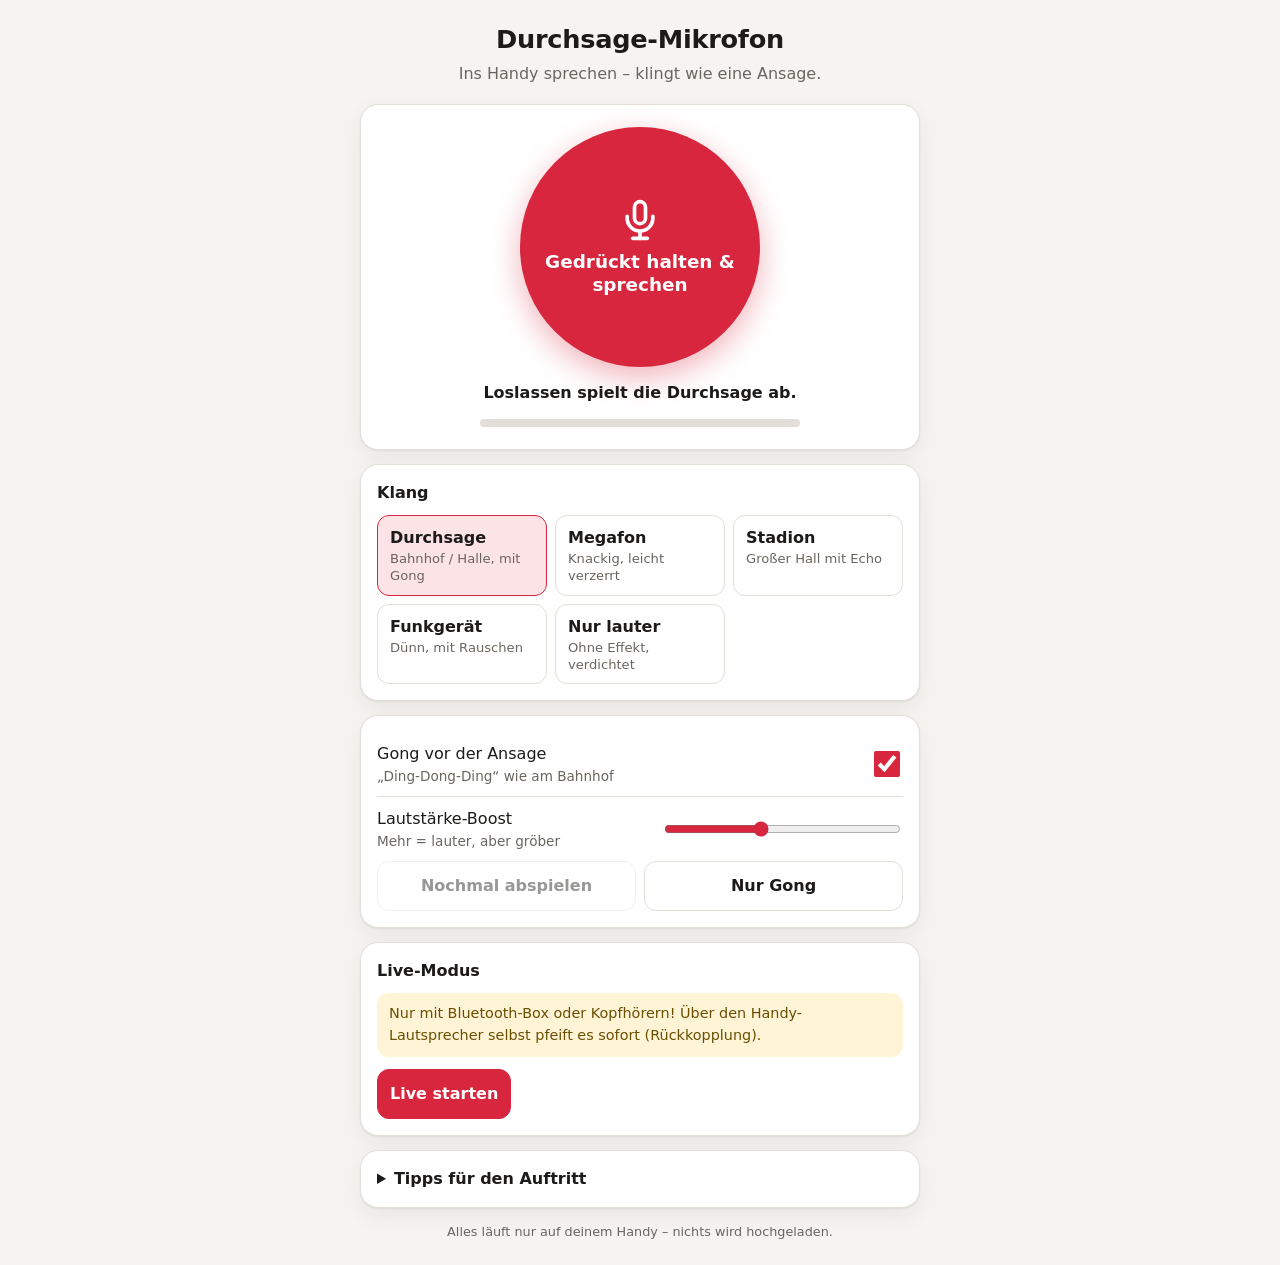
<file: durchsage-mikrofon-app/index.html>
<!DOCTYPE html>
<html lang="de">
<head>
<meta charset="utf-8">
<meta name="viewport" content="width=device-width, initial-scale=1, viewport-fit=cover">
<meta name="theme-color" content="#d7263d">
<meta name="description" content="Ins Handy sprechen – klingt wie eine Lautsprecher-Durchsage. Mit Gong, Megafon-, Bahnhofs-, Stadion- und Funk-Klang.">
<title>Durchsage-Mikrofon</title>
<style>
  /* Farben als Tokens – heller Modus */
  :root {
    --bg: #f6f4f1;
    --card: #ffffff;
    --text: #1d1b19;
    --muted: #6b6560;
    --line: #e3ded8;
    --accent: #d7263d;
    --accent-ink: #ffffff;
    --accent-soft: #fbe3e6;
    --ok: #1f8a4c;
    --warn-bg: #fff4d6;
    --warn-ink: #6b4e00;
    --meter: #1f8a4c;
    --shadow: 0 1px 2px rgba(0,0,0,.06), 0 8px 24px rgba(0,0,0,.06);
  }
  /* Dunkler Modus */
  @media (prefers-color-scheme: dark) {
    :root {
      --bg: #121110;
      --card: #1d1b1a;
      --text: #f2efec;
      --muted: #a39d97;
      --line: #34302d;
      --accent: #ff4d63;
      --accent-ink: #1a0004;
      --accent-soft: #3a1a1f;
      --ok: #4cc785;
      --warn-bg: #3a3014;
      --warn-ink: #f3d98b;
      --meter: #4cc785;
      --shadow: 0 1px 2px rgba(0,0,0,.4), 0 8px 24px rgba(0,0,0,.35);
    }
  }
  * { box-sizing: border-box; }
  html { -webkit-text-size-adjust: 100%; }
  body {
    margin: 0;
    background: var(--bg);
    color: var(--text);
    font: 16px/1.5 system-ui, -apple-system, "Segoe UI", Roboto, sans-serif;
    padding: max(16px, env(safe-area-inset-top)) 16px max(24px, env(safe-area-inset-bottom));
  }
  main { max-width: 560px; margin: 0 auto; }
  header { text-align: center; margin: 4px 0 18px; }
  h1 { font-size: 1.6rem; margin: 0; letter-spacing: -.01em; }
  header p { margin: 4px 0 0; color: var(--muted); }
  h2 { font-size: 1rem; margin: 0 0 10px; }

  .card {
    background: var(--card);
    border: 1px solid var(--line);
    border-radius: 18px;
    padding: 16px;
    margin-bottom: 14px;
    box-shadow: var(--shadow);
  }

  /* Großer Sprech-Knopf */
  .stage { display: flex; flex-direction: column; align-items: center; gap: 14px; padding: 22px 16px; }
  #talk {
    width: min(64vw, 240px);
    aspect-ratio: 1;
    border-radius: 50%;
    border: 0;
    background: var(--accent);
    color: var(--accent-ink);
    font: inherit;
    font-weight: 700;
    font-size: 1.15rem;
    line-height: 1.25;
    padding: 18px;
    cursor: pointer;
    touch-action: none;
    user-select: none;
    -webkit-user-select: none;
    -webkit-touch-callout: none;
    -webkit-tap-highlight-color: transparent;
    box-shadow: 0 0 0 0 var(--accent-soft), 0 10px 30px rgba(215,38,61,.35);
    transition: transform .12s ease, box-shadow .2s ease;
    display: flex; flex-direction: column; align-items: center; justify-content: center; gap: 8px;
  }
  #talk svg { width: 44px; height: 44px; }
  #talk:active { transform: scale(.97); }
  #talk:focus-visible { outline: 3px solid var(--text); outline-offset: 4px; }
  #talk.rec { box-shadow: 0 0 0 14px var(--accent-soft), 0 10px 30px rgba(215,38,61,.45); animation: pulse 1.1s ease-in-out infinite; }
  #talk.play { background: var(--ok); box-shadow: 0 0 0 10px var(--accent-soft); }
  @keyframes pulse { 50% { box-shadow: 0 0 0 22px var(--accent-soft), 0 10px 30px rgba(215,38,61,.45); } }
  @media (prefers-reduced-motion: reduce) { #talk.rec { animation: none; } }

  #status { min-height: 1.5em; text-align: center; font-weight: 600; margin: 0; }
  .meter { width: 100%; max-width: 320px; height: 8px; border-radius: 99px; background: var(--line); overflow: hidden; }
  .meter span { display: block; height: 100%; width: 0; background: var(--meter); border-radius: inherit; transition: width .05s linear; }

  /* Effekt-Auswahl als Kacheln */
  .chips { display: grid; grid-template-columns: repeat(auto-fit, minmax(140px, 1fr)); gap: 8px; }
  .chip { position: relative; }
  .chip input { position: absolute; opacity: 0; inset: 0; margin: 0; cursor: pointer; }
  .chip label {
    display: block; padding: 10px 12px; border: 1.5px solid var(--line); border-radius: 12px;
    cursor: pointer; height: 100%;
  }
  .chip label b { display: block; }
  .chip label small { color: var(--muted); font-size: .82rem; line-height: 1.3; display: block; }
  .chip input:checked + label { border-color: var(--accent); background: var(--accent-soft); }
  .chip input:focus-visible + label { outline: 2px solid var(--text); outline-offset: 2px; }

  .row { display: flex; align-items: center; justify-content: space-between; gap: 12px; padding: 10px 0; border-top: 1px solid var(--line); }
  .row:first-of-type { border-top: 0; }
  .row label { flex: 1; }
  .row small { display: block; color: var(--muted); font-size: .85rem; }
  input[type="checkbox"].switch { width: 26px; height: 26px; accent-color: var(--accent); flex: none; }
  input[type="range"] { width: 45%; accent-color: var(--accent); }

  .buttons { display: grid; grid-template-columns: 1fr 1fr; gap: 8px; }
  .btn {
    font: inherit; font-weight: 600; padding: 12px; border-radius: 12px; cursor: pointer;
    border: 1.5px solid var(--line); background: var(--card); color: var(--text);
  }
  .btn:disabled { opacity: .45; cursor: not-allowed; }
  .btn.primary { background: var(--accent); color: var(--accent-ink); border-color: var(--accent); }
  .btn:focus-visible { outline: 2px solid var(--text); outline-offset: 2px; }

  .warn { background: var(--warn-bg); color: var(--warn-ink); border-radius: 12px; padding: 10px 12px; font-size: .9rem; margin: 0 0 12px; }
  .error { background: var(--accent-soft); border: 1px solid var(--accent); border-radius: 12px; padding: 12px; margin-bottom: 14px; }
  .hidden { display: none; }

  details summary { cursor: pointer; font-weight: 700; }
  details ul { margin: 10px 0 0; padding-left: 20px; }
  details li { margin-bottom: 6px; }
  footer { text-align: center; color: var(--muted); font-size: .8rem; margin-top: 8px; }
</style>
</head>
<body>
<main>
  <header>
    <h1>Durchsage-Mikrofon</h1>
    <p>Ins Handy sprechen – klingt wie eine Ansage.</p>
  </header>

  <div id="error" class="error hidden" role="alert"></div>

  <section class="card stage" aria-label="Aufnahme">
    <button id="talk" type="button" aria-describedby="status">
      <svg viewBox="0 0 24 24" fill="none" stroke="currentColor" stroke-width="2" stroke-linecap="round" stroke-linejoin="round" aria-hidden="true"><rect x="9" y="2" width="6" height="12" rx="3"/><path d="M5 10v1a7 7 0 0 0 14 0v-1"/><path d="M12 18v4"/><path d="M8 22h8"/></svg>
      <span id="talkLabel">Gedrückt halten &amp; sprechen</span>
    </button>
    <p id="status" aria-live="polite">Loslassen spielt die Durchsage ab.</p>
    <div class="meter" aria-hidden="true"><span id="meter"></span></div>
  </section>

  <section class="card" aria-labelledby="h-effekt">
    <h2 id="h-effekt">Klang</h2>
    <div class="chips" role="radiogroup" aria-labelledby="h-effekt">
      <div class="chip"><input type="radio" name="preset" id="p-bahnhof" value="bahnhof" checked><label for="p-bahnhof"><b>Durchsage</b><small>Bahnhof / Halle, mit Gong</small></label></div>
      <div class="chip"><input type="radio" name="preset" id="p-megafon" value="megafon"><label for="p-megafon"><b>Megafon</b><small>Knackig, leicht verzerrt</small></label></div>
      <div class="chip"><input type="radio" name="preset" id="p-stadion" value="stadion"><label for="p-stadion"><b>Stadion</b><small>Großer Hall mit Echo</small></label></div>
      <div class="chip"><input type="radio" name="preset" id="p-funk" value="funk"><label for="p-funk"><b>Funkgerät</b><small>Dünn, mit Rauschen</small></label></div>
      <div class="chip"><input type="radio" name="preset" id="p-pur" value="pur"><label for="p-pur"><b>Nur lauter</b><small>Ohne Effekt, verdichtet</small></label></div>
    </div>
  </section>

  <section class="card" aria-label="Einstellungen">
    <div class="row">
      <label for="gong">Gong vor der Ansage<small>„Ding-Dong-Ding“ wie am Bahnhof</small></label>
      <input type="checkbox" class="switch" id="gong" checked>
    </div>
    <div class="row">
      <label for="boost">Lautstärke-Boost<small>Mehr = lauter, aber gröber</small></label>
      <input type="range" id="boost" min="1" max="4" step="0.1" value="2.2">
    </div>
    <div class="buttons">
      <button type="button" class="btn" id="replay" disabled>Nochmal abspielen</button>
      <button type="button" class="btn" id="gongOnly">Nur Gong</button>
    </div>
  </section>

  <section class="card" aria-labelledby="h-live">
    <h2 id="h-live">Live-Modus</h2>
    <p class="warn">Nur mit Bluetooth-Box oder Kopfhörern! Über den Handy-Lautsprecher selbst pfeift es sofort (Rückkopplung).</p>
    <button type="button" class="btn primary" id="live">Live starten</button>
  </section>

  <section class="card">
    <details>
      <summary>Tipps für den Auftritt</summary>
      <ul>
        <li>Medien-Lautstärke ganz hoch drehen. Beim iPhone den Lautlos-Schalter ausschalten.</li>
        <li>Lautsprecher des Handys zum Publikum richten, nicht zuhalten.</li>
        <li>Trick: Handy in ein Glas, eine Tasse oder einen Becher stellen – das wirkt wie ein Trichter und macht es hörbar lauter.</li>
        <li>Nah ans Handy sprechen, deutlich und eher langsam.</li>
        <li>Einmal vorher mit dem gewünschten Klang ausprobieren und „Nochmal abspielen“ nutzen.</li>
        <li>Kurz tippen statt halten geht auch: einmal tippen startet, nochmal tippen beendet die Aufnahme.</li>
      </ul>
    </details>
  </section>

  <footer>Alles läuft nur auf deinem Handy – nichts wird hochgeladen.</footer>
</main>

<script>
'use strict';

// ---------- Klang-Voreinstellungen ----------
// hp/lp: Hoch-/Tiefpass (Hz), peak: Präsenz-Anhebung, drive: Verzerrung 0..1,
// rev: Hall-Anteil, revLen: Hall-Länge (s), delay: Echo (s), gong: Gong-Vorgabe
const PRESETS = {
  bahnhof: { hp: 300, lp: 5200, peakF: 2500, peakG: 6, drive: 0.15, rev: 0.30, revLen: 2.4, delay: 0, gong: true },
  megafon: { hp: 600, lp: 3800, peakF: 1800, peakG: 9, drive: 0.55, rev: 0.06, revLen: 0.7, delay: 0, gong: false },
  stadion: { hp: 170, lp: 6500, peakF: 2200, peakG: 4, drive: 0.10, rev: 0.42, revLen: 3.6, delay: 0.28, gong: false },
  funk:    { hp: 900, lp: 2800, peakF: 1600, peakG: 6, drive: 0.90, rev: 0, revLen: 0, delay: 0, gong: false, squelch: true },
  pur:     { hp: 100, lp: 11000, peakF: 3000, peakG: 3, drive: 0, rev: 0, revLen: 0, delay: 0, gong: false }
};

const $ = (s) => document.querySelector(s);
const talk = $('#talk'), talkLabel = $('#talkLabel'), statusEl = $('#status'), meterEl = $('#meter');
const gongBox = $('#gong'), boostEl = $('#boost'), replayBtn = $('#replay'), gongOnlyBtn = $('#gongOnly'), liveBtn = $('#live');

let ctx = null;          // AudioContext
let state = 'idle';      // idle | starting | recording | playing | live
let holding = false;     // Finger liegt noch auf dem Knopf
let toggleMode = false;  // Aufnahme läuft im Tipp-Modus
let pressStart = 0;
let ignoreNextUp = false;
let rec = null;          // laufende Aufnahme {stream, src, node, chunks}
let lastBuffer = null;   // letzte Aufnahme (bearbeitet)
let playing = [];        // laufende Quellen
let playTimer = 0;
let currentMaster = null; // Master-Kette der laufenden Wiedergabe
let live = null;         // Live-Graph
let analyser = null;
let wakeLock = null;
const irCache = {};

function preset() { return PRESETS[document.querySelector('input[name="preset"]:checked').value]; }

function showError(msg) { const e = $('#error'); e.textContent = msg; e.classList.remove('hidden'); }

function setUI(s, text) {
  state = s;
  talk.classList.toggle('rec', s === 'recording' || s === 'starting');
  talk.classList.toggle('play', s === 'playing');
  const labels = {
    idle: 'Gedrückt halten & sprechen',
    starting: 'Mikrofon startet …',
    recording: toggleMode ? 'Aufnahme – tippen zum Beenden' : 'Aufnahme – loslassen zum Abspielen',
    playing: 'Läuft – tippen zum Stoppen',
    live: 'Live läuft'
  };
  talkLabel.textContent = labels[s];
  talk.disabled = s === 'live';
  if (text !== undefined) statusEl.textContent = text;
  replayBtn.disabled = !lastBuffer || s === 'recording' || s === 'starting' || s === 'live';
  gongOnlyBtn.disabled = s === 'recording' || s === 'starting' || s === 'live';
}

// iOS Safari: Audio-Sitzung passend setzen, damit die Wiedergabe über den Lautsprecher läuft
function setAudioSession(type) {
  try { if (navigator.audioSession) navigator.audioSession.type = type; } catch (e) { /* nicht unterstützt */ }
}

function ensureCtx() {
  if (!ctx) {
    const AC = window.AudioContext || window.webkitAudioContext;
    ctx = new AC({ latencyHint: 'interactive' });
    analyser = ctx.createAnalyser();
    analyser.fftSize = 1024;
    drawMeter();
  }
  if (ctx.state === 'suspended') ctx.resume();
  return ctx;
}

async function keepAwake() {
  try { if ('wakeLock' in navigator && !wakeLock) { wakeLock = await navigator.wakeLock.request('screen'); wakeLock.addEventListener('release', () => { wakeLock = null; }); } } catch (e) { /* egal */ }
}

// ---------- Pegelanzeige ----------
function drawMeter() {
  const data = new Float32Array(analyser.fftSize);
  const tick = () => {
    analyser.getFloatTimeDomainData(data);
    let peak = 0;
    for (let i = 0; i < data.length; i++) { const v = Math.abs(data[i]); if (v > peak) peak = v; }
    meterEl.style.width = Math.min(100, Math.round(Math.sqrt(peak) * 100)) + '%';
    requestAnimationFrame(tick);
  };
  tick();
}

// ---------- Effektkette ----------
function impulse(len) {
  const key = len.toFixed(2);
  if (irCache[key]) return irCache[key];
  const rate = ctx.sampleRate, n = Math.max(1, Math.floor(rate * len));
  const buf = ctx.createBuffer(2, n, rate);
  for (let ch = 0; ch < 2; ch++) {
    const d = buf.getChannelData(ch);
    for (let i = 0; i < n; i++) {
      const t = i / n;
      // frühe Reflexionen etwas dichter, danach exponentiell abklingend
      d[i] = (Math.random() * 2 - 1) * Math.pow(1 - t, 3.2) * (i < rate * 0.01 ? 0.3 : 1);
    }
  }
  return (irCache[key] = buf);
}

function shaper(amount) {
  const k = amount * 60, n = 2048, curve = new Float32Array(n);
  for (let i = 0; i < n; i++) { const x = i * 2 / n - 1; curve[i] = (1 + k) * x / (1 + k * Math.abs(x)); }
  return curve;
}

function filter(type, freq, q, gain) {
  const f = ctx.createBiquadFilter();
  f.type = type; f.frequency.value = freq;
  if (q !== undefined) f.Q.value = q;
  if (gain !== undefined) f.gain.value = gain;
  return f;
}

// Baut Master: Boost -> Kompressor -> Aufholverstärkung -> Limiter -> Ausgang
function buildMaster() {
  const boost = ctx.createGain(); boost.gain.value = parseFloat(boostEl.value);
  const comp = ctx.createDynamicsCompressor();
  comp.threshold.value = -26; comp.knee.value = 10; comp.ratio.value = 6; comp.attack.value = 0.003; comp.release.value = 0.2;
  const makeup = ctx.createGain(); makeup.gain.value = 1.8;
  const limiter = ctx.createDynamicsCompressor();
  limiter.threshold.value = -2; limiter.knee.value = 0; limiter.ratio.value = 20; limiter.attack.value = 0.001; limiter.release.value = 0.08;
  boost.connect(comp); comp.connect(makeup); makeup.connect(limiter);
  limiter.connect(ctx.destination); limiter.connect(analyser);
  return { voiceIn: boost, gongIn: limiter, nodes: [boost, comp, makeup, limiter] };
}

// Stimme durch den gewählten Klang schicken
function buildVoice(p, input, out) {
  const hp1 = filter('highpass', p.hp, 0.8), hp2 = filter('highpass', p.hp, 0.8);
  const pk = filter('peaking', p.peakF, 1.1, p.peakG);
  const lp1 = filter('lowpass', p.lp, 0.8), lp2 = filter('lowpass', p.lp, 0.8);
  input.connect(hp1); hp1.connect(hp2); hp2.connect(pk);
  let last = pk;
  if (p.drive > 0) {
    const pre = ctx.createGain(); pre.gain.value = 1 + p.drive * 3;
    const ws = ctx.createWaveShaper(); ws.curve = shaper(p.drive); ws.oversample = '4x';
    const post = ctx.createGain(); post.gain.value = 1 / (1 + p.drive * 1.6);
    last.connect(pre); pre.connect(ws); ws.connect(post); last = post;
  }
  last.connect(lp1); lp1.connect(lp2);
  const dry = ctx.createGain(); dry.gain.value = 1 - p.rev * 0.4;
  lp2.connect(dry); dry.connect(out);
  if (p.rev > 0) {
    const conv = ctx.createConvolver(); conv.buffer = impulse(p.revLen);
    const wet = ctx.createGain(); wet.gain.value = p.rev;
    lp2.connect(conv); conv.connect(wet); wet.connect(out);
  }
  if (p.delay > 0) {
    const dl = ctx.createDelay(1); dl.delayTime.value = p.delay;
    const fb = ctx.createGain(); fb.gain.value = 0.28;
    const dg = ctx.createGain(); dg.gain.value = 0.3;
    lp2.connect(dl); dl.connect(fb); fb.connect(dl); dl.connect(dg); dg.connect(out);
  }
}

// ---------- Gong (selbst synthetisiert) ----------
function scheduleGong(out, t0) {
  const notes = [523.25, 659.25, 783.99]; // C5 – E5 – G5
  const step = 0.55;
  const partials = [[1, 1], [2, 0.3], [3, 0.1], [4.2, 0.05]];
  notes.forEach((f, i) => {
    const t = t0 + i * step;
    partials.forEach(([ratio, amp]) => {
      const o = ctx.createOscillator(); o.type = 'sine'; o.frequency.value = f * ratio;
      const g = ctx.createGain();
      g.gain.setValueAtTime(0.0001, t);
      g.gain.exponentialRampToValueAtTime(0.45 * amp, t + 0.006);
      g.gain.exponentialRampToValueAtTime(0.0001, t + 1.9 / Math.sqrt(ratio));
      o.connect(g); g.connect(out);
      o.start(t); o.stop(t + 2);
      playing.push(o);
    });
  });
  return t0 + (notes.length - 1) * step + 1.0; // Zeitpunkt, ab dem gesprochen wird
}

// Funk-Rauschen ("Kschh")
function scheduleSquelch(out, t, dur) {
  const n = Math.floor(ctx.sampleRate * dur), buf = ctx.createBuffer(1, n, ctx.sampleRate), d = buf.getChannelData(0);
  for (let i = 0; i < n; i++) d[i] = Math.random() * 2 - 1;
  const s = ctx.createBufferSource(); s.buffer = buf;
  const bp = filter('bandpass', 2000, 0.7);
  const g = ctx.createGain();
  g.gain.setValueAtTime(0.18, t); g.gain.linearRampToValueAtTime(0, t + dur);
  s.connect(bp); bp.connect(g); g.connect(out);
  s.start(t); playing.push(s);
}

// ---------- Aufnahme ----------
const WORKLET = "class R extends AudioWorkletProcessor{constructor(){super();this.b=[];this.n=0}" +
  "process(i){const c=i[0]&&i[0][0];if(c){this.b.push(c.slice(0));this.n+=c.length;" +
  "if(this.n>=2048){this.port.postMessage(this.b);this.b=[];this.n=0}}return true}}registerProcessor('rec',R)";
let workletReady = null;

async function startRecording() {
  ensureCtx();
  keepAwake();
  setAudioSession('play-and-record');
  const stream = await navigator.mediaDevices.getUserMedia({
    audio: { echoCancellation: false, noiseSuppression: true, autoGainControl: true, channelCount: 1 }
  });
  await ctx.resume();
  const src = ctx.createMediaStreamSource(stream);
  const chunks = [];
  let node;
  try {
    if (!ctx.audioWorklet) throw new Error('kein Worklet');
    if (!workletReady) workletReady = ctx.audioWorklet.addModule(URL.createObjectURL(new Blob([WORKLET], { type: 'application/javascript' })));
    await workletReady;
    node = new AudioWorkletNode(ctx, 'rec');
    node.port.onmessage = (e) => { for (const c of e.data) chunks.push(c); };
  } catch (e) {
    // Rückfall für ältere Browser
    node = ctx.createScriptProcessor(4096, 1, 1);
    node.onaudioprocess = (ev) => chunks.push(new Float32Array(ev.inputBuffer.getChannelData(0)));
  }
  const mute = ctx.createGain(); mute.gain.value = 0;
  src.connect(node); node.connect(mute); mute.connect(ctx.destination);
  src.connect(analyser);
  rec = { stream, src, node, mute, chunks };
}

function stopRecording() {
  if (!rec) return null;
  const { stream, src, node, mute, chunks } = rec;
  rec = null;
  try { src.disconnect(); node.disconnect(); mute.disconnect(); } catch (e) { /* schon getrennt */ }
  if (node.port) node.port.onmessage = null;
  stream.getTracks().forEach((t) => t.stop()); // Mikro aus -> iPhone spielt wieder laut über Lautsprecher
  setAudioSession('playback');

  let len = 0; for (const c of chunks) len += c.length;
  const rate = ctx.sampleRate;
  // Anfang und Ende (Knopf-Klick) etwas abschneiden
  const cutStart = Math.floor(rate * 0.06), cutEnd = Math.floor(rate * 0.12);
  const outLen = len - cutStart - cutEnd;
  if (outLen < rate * 0.3) return null;
  const all = new Float32Array(len);
  let o = 0; for (const c of chunks) { all.set(c, o); o += c.length; }
  const data = all.subarray(cutStart, cutStart + outLen);
  // Normalisieren auf gleichmäßige Lautstärke
  let peak = 0; for (let i = 0; i < data.length; i++) { const v = Math.abs(data[i]); if (v > peak) peak = v; }
  const gain = peak > 0.001 ? 0.95 / peak : 1;
  const buf = ctx.createBuffer(1, outLen, rate);
  const d = buf.getChannelData(0);
  const fade = Math.floor(rate * 0.02);
  for (let i = 0; i < outLen; i++) {
    let v = data[i] * gain;
    if (i < fade) v *= i / fade;
    if (i > outLen - fade) v *= (outLen - i) / fade;
    d[i] = v;
  }
  return buf;
}

// ---------- Wiedergabe ----------
function stopPlayback() {
  clearTimeout(playTimer);
  for (const s of playing) { try { s.stop(); } catch (e) { /* schon gestoppt */ } }
  playing = [];
  if (currentMaster) { currentMaster.nodes.forEach((n) => n.disconnect()); currentMaster = null; }
}

function play(buffer, withGong) {
  ensureCtx();
  stopPlayback();
  setAudioSession('playback');
  const p = preset();
  const master = buildMaster();
  let t = ctx.currentTime + 0.05;
  let end = t;
  if (withGong) { t = scheduleGong(master.gongIn, t); end = t; }
  if (buffer) {
    if (p.squelch) { scheduleSquelch(master.voiceIn, t, 0.12); t += 0.1; }
    const src = ctx.createBufferSource(); src.buffer = buffer;
    buildVoice(p, src, master.voiceIn);
    src.start(t); playing.push(src);
    end = t + buffer.duration;
    if (p.squelch) scheduleSquelch(master.voiceIn, end, 0.18);
    end += Math.max(p.revLen * 0.6, p.delay * 4, 0.3);
  } else {
    end += 1.2;
  }
  currentMaster = master;
  setUI('playing', buffer ? 'Durchsage läuft …' : 'Gong läuft …');
  playTimer = setTimeout(() => {
    if (currentMaster === master) { master.nodes.forEach((n) => n.disconnect()); currentMaster = null; }
    playing = [];
    setUI('idle', 'Fertig. Nochmal halten für die nächste Ansage.');
  }, (end - ctx.currentTime) * 1000 + 150);
}

// ---------- Bedienung des großen Knopfs ----------
async function onPress() {
  if (state === 'live') return;
  if (state === 'playing') { stopPlayback(); setUI('idle', 'Gestoppt.'); ignoreNextUp = true; return; }
  if (state === 'recording' && toggleMode) { ignoreNextUp = true; finish(); return; }
  if (state !== 'idle') return;
  holding = true; toggleMode = false; pressStart = performance.now();
  setUI('starting', 'Mikrofon wird gestartet …');
  try {
    await startRecording();
  } catch (e) {
    setUI('idle', '');
    holding = false;
    showError(e && e.name === 'NotAllowedError'
      ? 'Kein Zugriff aufs Mikrofon. Bitte in den Browser-Einstellungen das Mikrofon für diese Seite erlauben und neu laden.'
      : 'Mikrofon konnte nicht gestartet werden: ' + (e && e.message ? e.message : e));
    return;
  }
  // Finger schon wieder weg (z. B. wegen Berechtigungsfrage)? Dann Tipp-Modus.
  if (!holding) toggleMode = true;
  setUI('recording', toggleMode ? 'Sprich jetzt – zum Beenden nochmal tippen.' : 'Sprich jetzt …');
}

function onRelease() {
  if (ignoreNextUp) { ignoreNextUp = false; return; }
  if (!holding) return;
  holding = false;
  if (state === 'starting') return; // wird nach dem Start zum Tipp-Modus
  if (state === 'recording') {
    if (performance.now() - pressStart < 400) {
      toggleMode = true;
      setUI('recording', 'Sprich jetzt – zum Beenden nochmal tippen.');
    } else {
      finish();
    }
  }
}

function finish() {
  const buf = stopRecording();
  toggleMode = false;
  if (!buf) { setUI('idle', 'Zu kurz – länger gedrückt halten.'); return; }
  lastBuffer = buf;
  play(buf, gongBox.checked);
}

talk.addEventListener('pointerdown', (e) => {
  if (e.button !== undefined && e.button > 0) return;
  e.preventDefault();
  try { talk.setPointerCapture(e.pointerId); } catch (err) { /* egal */ }
  onPress();
});
talk.addEventListener('pointerup', onRelease);
talk.addEventListener('pointercancel', onRelease);
talk.addEventListener('contextmenu', (e) => e.preventDefault());
// Tastatur: Leertaste/Enter halten
talk.addEventListener('keydown', (e) => { if ((e.key === ' ' || e.key === 'Enter') && !e.repeat) { e.preventDefault(); onPress(); } });
talk.addEventListener('keyup', (e) => { if (e.key === ' ' || e.key === 'Enter') { e.preventDefault(); onRelease(); } });

// ---------- Weitere Knöpfe ----------
replayBtn.addEventListener('click', () => { if (lastBuffer) play(lastBuffer, gongBox.checked); });
gongOnlyBtn.addEventListener('click', () => play(null, true));
document.querySelectorAll('input[name="preset"]').forEach((r) => r.addEventListener('change', () => {
  gongBox.checked = preset().gong;
}));

// ---------- Live-Modus ----------
liveBtn.addEventListener('click', async () => {
  if (live) {
    live.stream.getTracks().forEach((t) => t.stop());
    live.src.disconnect(); live.master.nodes.forEach((n) => n.disconnect());
    live = null;
    liveBtn.textContent = 'Live starten';
    setUI('idle', 'Live beendet.');
    return;
  }
  if (state === 'playing') stopPlayback();
  else if (state !== 'idle') return;
  ensureCtx(); keepAwake();
  setAudioSession('play-and-record');
  try {
    const stream = await navigator.mediaDevices.getUserMedia({ audio: { echoCancellation: true, noiseSuppression: true, autoGainControl: false } });
    await ctx.resume();
    const src = ctx.createMediaStreamSource(stream);
    const master = buildMaster();
    buildVoice(preset(), src, master.voiceIn);
    live = { stream, src, master };
    liveBtn.textContent = 'Live stoppen';
    setUI('live', 'Live: alles wird sofort ausgegeben. Bei Pfeifen: Lautstärke runter oder stoppen.');
  } catch (e) {
    showError('Live-Modus konnte nicht starten: ' + (e && e.message ? e.message : e));
  }
});

// ---------- Startprüfung ----------
if (!navigator.mediaDevices || !navigator.mediaDevices.getUserMedia) {
  showError('Dieser Browser erlaubt hier kein Mikrofon. Die Seite muss über https:// geöffnet werden (z. B. über GitHub Pages), nicht als heruntergeladene Datei.');
  talk.disabled = true;
}
document.addEventListener('visibilitychange', () => { if (document.visibilityState === 'visible' && (state !== 'idle' || live)) keepAwake(); });
setUI('idle');
</script>
</body>
</html>
</file>
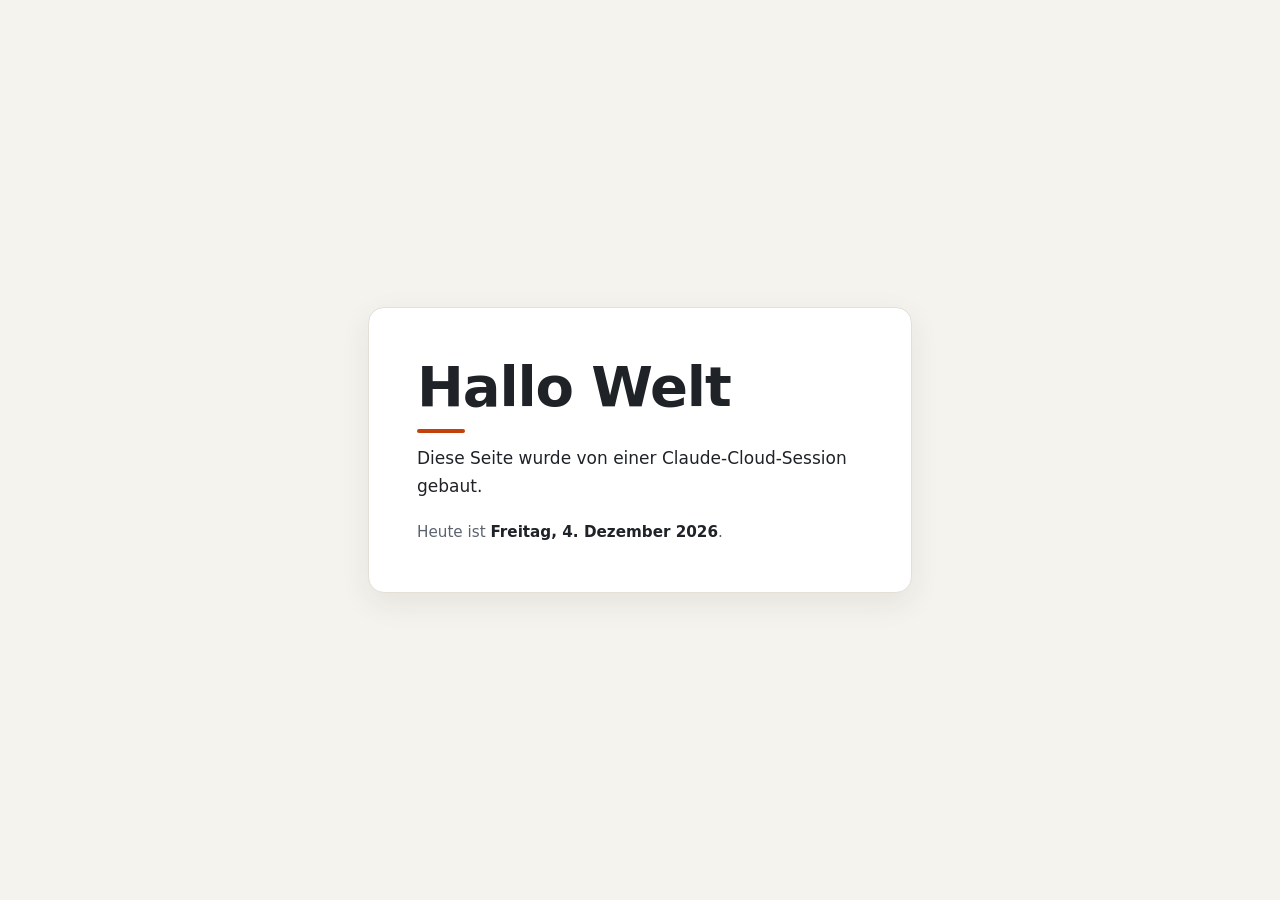
<file: hallo-welt/index.html>
<!DOCTYPE html>
<html lang="de">
<head>
  <meta charset="utf-8">
  <meta name="viewport" content="width=device-width, initial-scale=1">
  <meta name="color-scheme" content="light dark">
  <title>Hallo Welt</title>
  <style>
    /* Farben für den hellen Modus (Standard) */
    :root {
      --bg: #f5f3ee;
      --card: #ffffff;
      --text: #1f2328;
      --muted: #5c6370;
      --accent: #c2410c;
      --border: #e4e0d8;
      --shadow: 0 10px 30px rgba(31, 35, 40, 0.08);
    }

    /* Farben für den dunklen Modus, wenn das System ihn vorgibt */
    @media (prefers-color-scheme: dark) {
      :root {
        --bg: #14161a;
        --card: #1d2026;
        --text: #e8e6e1;
        --muted: #a0a6b0;
        --accent: #fb923c;
        --border: #2c3038;
        --shadow: 0 10px 30px rgba(0, 0, 0, 0.4);
      }
    }

    * {
      box-sizing: border-box;
    }

    body {
      margin: 0;
      min-height: 100vh;
      min-height: 100dvh;
      display: grid;
      place-items: center;
      padding: 16px;
      background: var(--bg);
      color: var(--text);
      font-family: system-ui, -apple-system, "Segoe UI", Roboto, sans-serif;
      line-height: 1.6;
    }

    main {
      width: 100%;
      max-width: 34rem;
      padding: clamp(1.5rem, 5vw, 3rem);
      background: var(--card);
      border: 1px solid var(--border);
      border-radius: 16px;
      box-shadow: var(--shadow);
    }

    h1 {
      margin: 0 0 0.75rem;
      font-size: clamp(2.25rem, 9vw, 3.5rem);
      line-height: 1.1;
      letter-spacing: -0.02em;
    }

    /* Kleiner Akzentstrich unter der Überschrift */
    h1::after {
      content: "";
      display: block;
      width: 3rem;
      height: 4px;
      margin-top: 0.75rem;
      border-radius: 2px;
      background: var(--accent);
    }

    p {
      margin: 0 0 1.25rem;
      font-size: 1.0625rem;
    }

    .datum {
      margin: 0;
      font-size: 0.95rem;
      color: var(--muted);
    }

    .datum time {
      color: var(--text);
      font-weight: 600;
    }
  </style>
</head>
<body>
  <main>
    <h1>Hallo Welt</h1>
    <p>Diese Seite wurde von einer Claude-Cloud-Session gebaut.</p>
    <p class="datum">Heute ist <time id="datum">…</time>.</p>
  </main>

  <script>
    // Aktuelles Datum auf Deutsch anzeigen, z. B. „Mittwoch, 4. November 2026“
    const jetzt = new Date();
    const datumElement = document.getElementById("datum");
    datumElement.textContent = jetzt.toLocaleDateString("de-DE", {
      weekday: "long",
      day: "numeric",
      month: "long",
      year: "numeric"
    });
    datumElement.dateTime = jetzt.toISOString().slice(0, 10);
  </script>
</body>
</html>
</file>
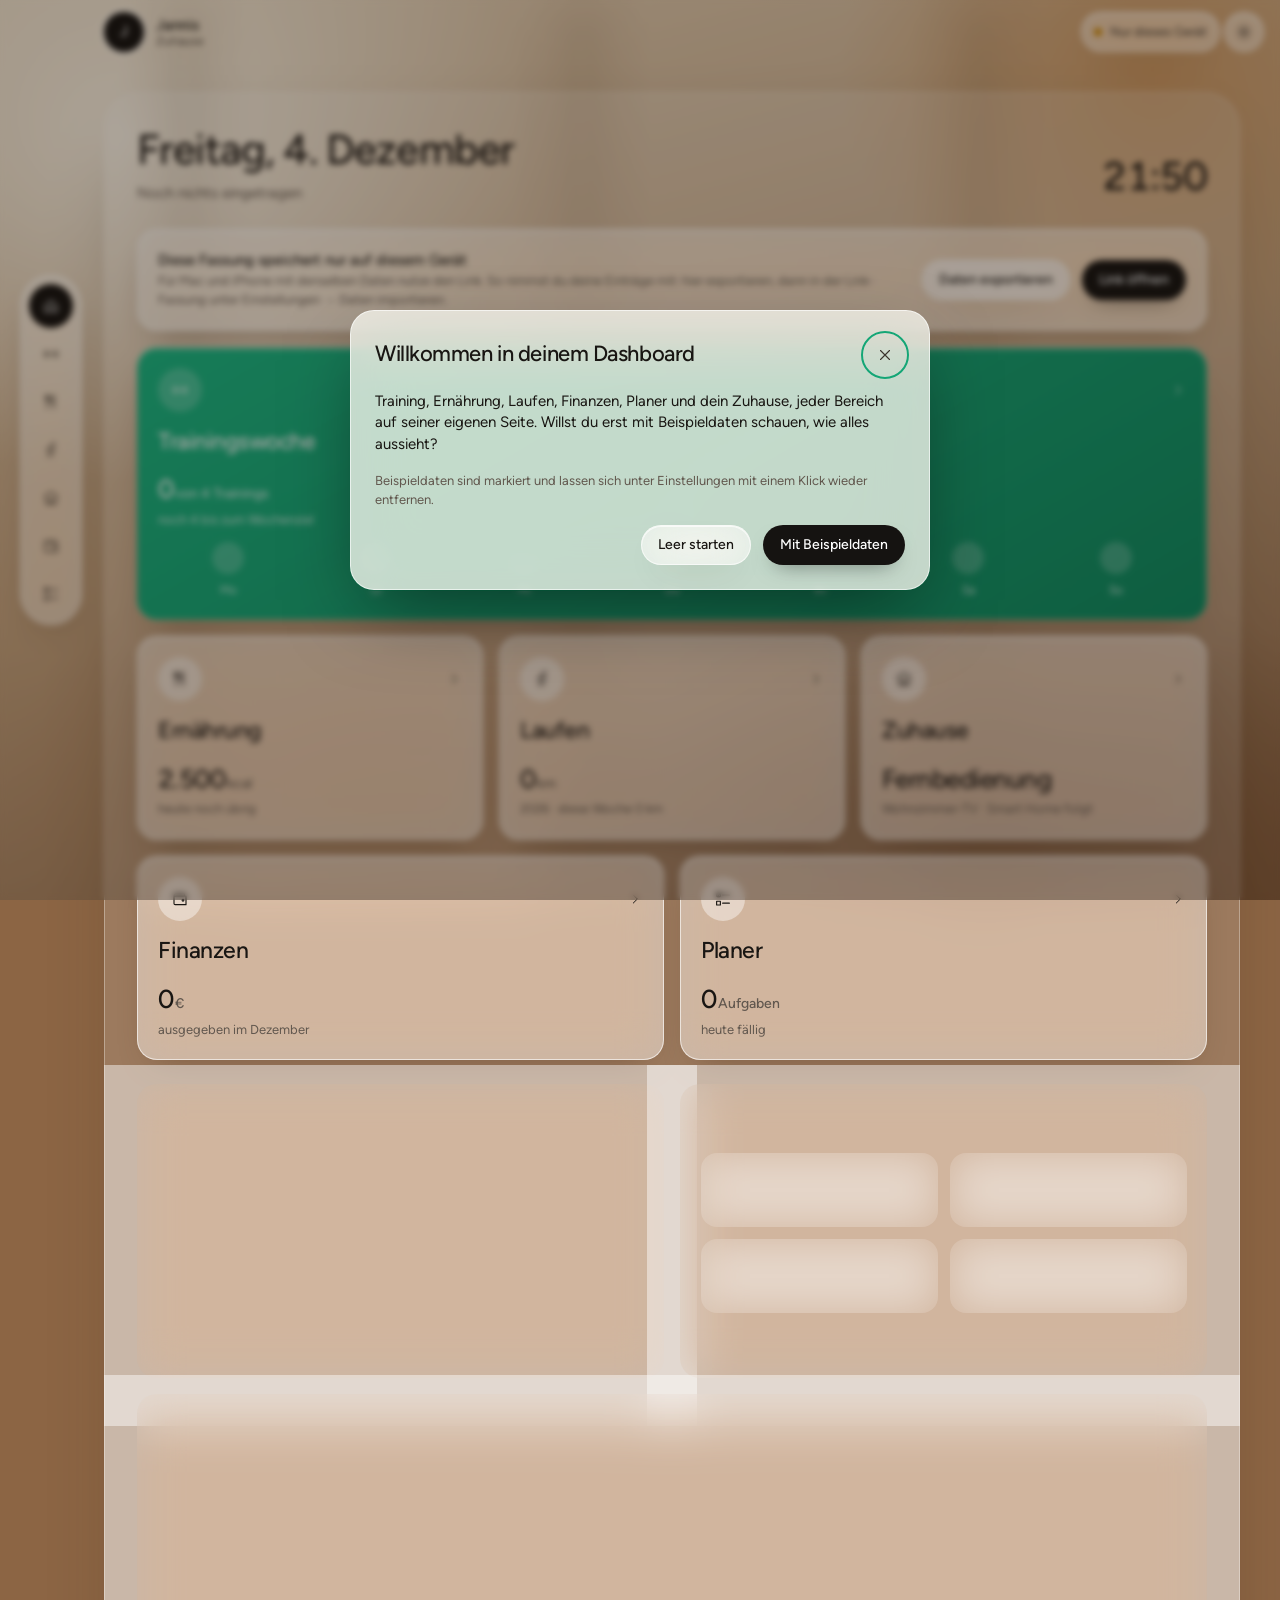
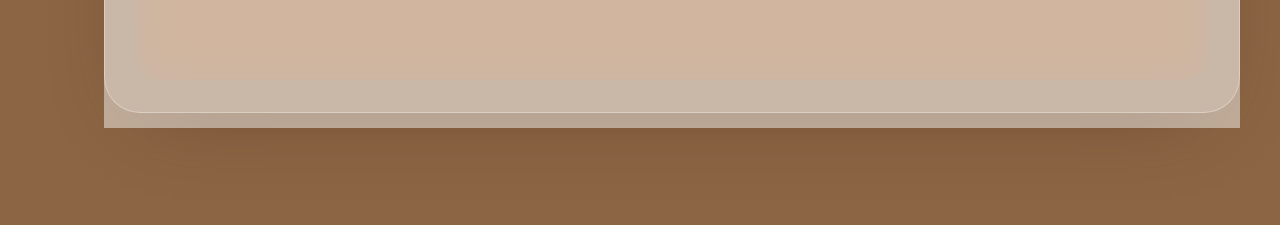
<file: home-dashboard/index.html>
<!DOCTYPE html>
<html lang="de">
<head>
<meta charset="utf-8">
<meta name="viewport" content="width=device-width, initial-scale=1, viewport-fit=cover">
<meta name="color-scheme" content="light dark">
<meta name="theme-color" content="#F4EFE6" media="(prefers-color-scheme: light)">
<meta name="theme-color" content="#0E1424" media="(prefers-color-scheme: dark)">
<meta name="apple-mobile-web-app-capable" content="yes">
<meta name="mobile-web-app-capable" content="yes">
<meta name="apple-mobile-web-app-status-bar-style" content="black-translucent">
<meta name="apple-mobile-web-app-title" content="Zuhause">
<meta name="description" content="Startseite mit allen Bereichen">
<link rel="icon" href="data:image/svg+xml,%3Csvg xmlns='http://www.w3.org/2000/svg' viewBox='0 0 64 64'%3E%3Crect width='64' height='64' rx='16' fill='%230E1424'/%3E%3Ccircle cx='32' cy='30' r='12' fill='%23F2B66D'/%3E%3Cpath d='M18 50h28' stroke='%23F4EFE6' stroke-width='4' stroke-linecap='round'/%3E%3C/svg%3E">
<title>Zuhause Dashboard</title>
<link rel="stylesheet" href="dashboard.css">
</head>
<body data-page="heute">
<header class="topbar" id="topbar"></header>
<main class="main" id="view" tabindex="-1"></main>
<div class="timer-pill" id="timerPill" hidden></div>
<div class="toast" id="toast" role="status" aria-live="polite"></div>
<div class="tooltip" id="tooltip" role="tooltip" hidden></div>
<dialog class="sheet" id="sheet" aria-labelledby="sheetTitle"><div class="sheet-inner" id="sheetBody"></div></dialog>
<script src="dashboard.js"></script>
</body>
</html>
</file>
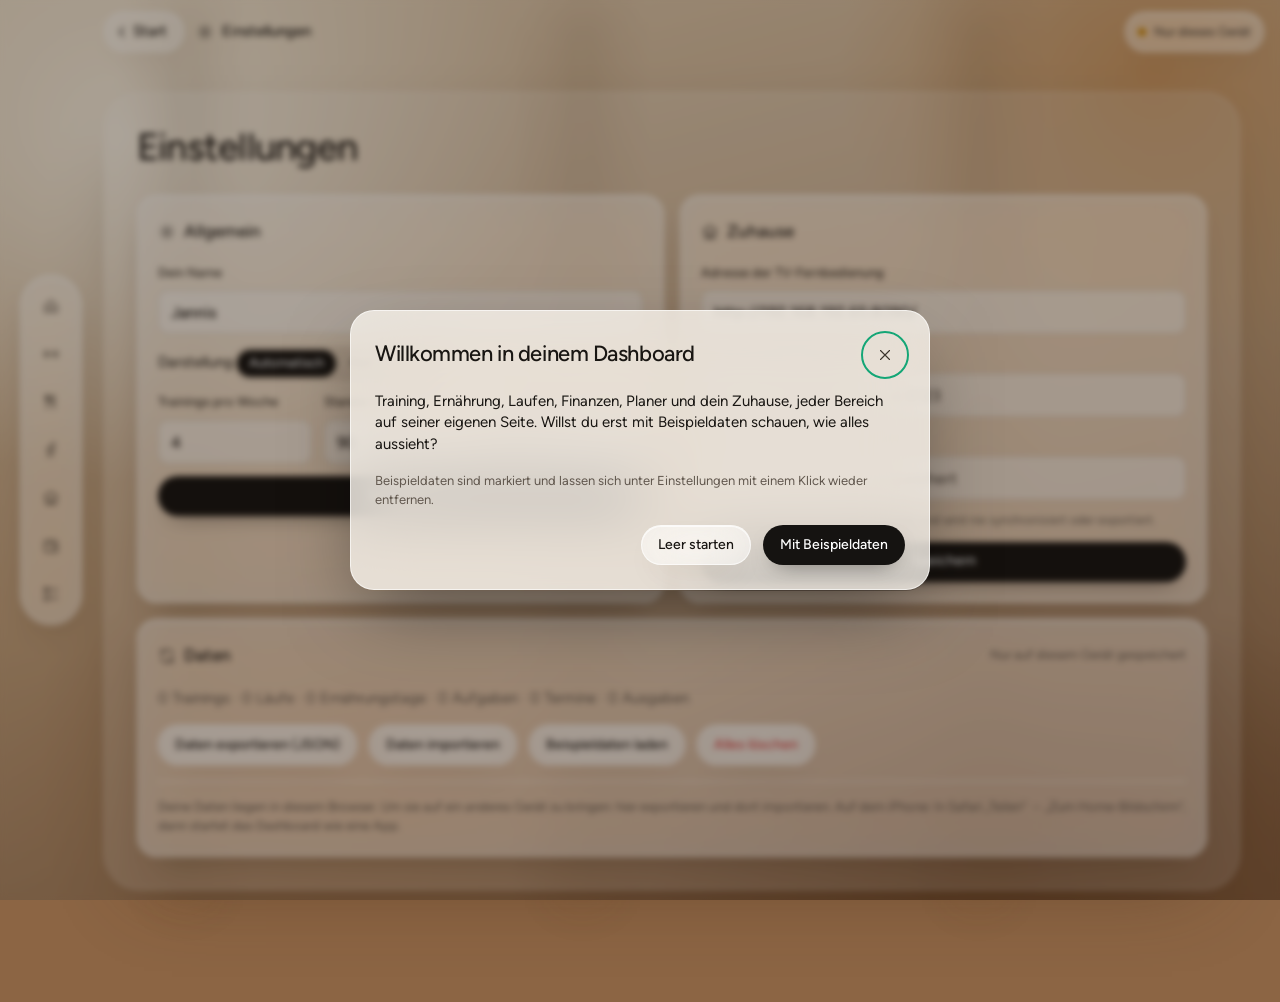
<file: home-dashboard/einstellungen.html>
<!DOCTYPE html>
<html lang="de">
<head>
<meta charset="utf-8">
<meta name="viewport" content="width=device-width, initial-scale=1, viewport-fit=cover">
<meta name="color-scheme" content="light dark">
<meta name="theme-color" content="#F4EFE6" media="(prefers-color-scheme: light)">
<meta name="theme-color" content="#0E1424" media="(prefers-color-scheme: dark)">
<meta name="apple-mobile-web-app-capable" content="yes">
<meta name="mobile-web-app-capable" content="yes">
<meta name="apple-mobile-web-app-status-bar-style" content="black-translucent">
<meta name="apple-mobile-web-app-title" content="Einstellungen">
<meta name="description" content="Einstellungen und Daten">
<link rel="icon" href="data:image/svg+xml,%3Csvg xmlns='http://www.w3.org/2000/svg' viewBox='0 0 64 64'%3E%3Crect width='64' height='64' rx='16' fill='%230E1424'/%3E%3Ccircle cx='32' cy='30' r='12' fill='%23F2B66D'/%3E%3Cpath d='M18 50h28' stroke='%23F4EFE6' stroke-width='4' stroke-linecap='round'/%3E%3C/svg%3E">
<title>Einstellungen · Zuhause Dashboard</title>
<link rel="stylesheet" href="dashboard.css">
</head>
<body data-page="einstellungen">
<header class="topbar" id="topbar"></header>
<main class="main" id="view" tabindex="-1"></main>
<div class="timer-pill" id="timerPill" hidden></div>
<div class="toast" id="toast" role="status" aria-live="polite"></div>
<div class="tooltip" id="tooltip" role="tooltip" hidden></div>
<dialog class="sheet" id="sheet" aria-labelledby="sheetTitle"><div class="sheet-inner" id="sheetBody"></div></dialog>
<script src="dashboard.js"></script>
</body>
</html>
</file>
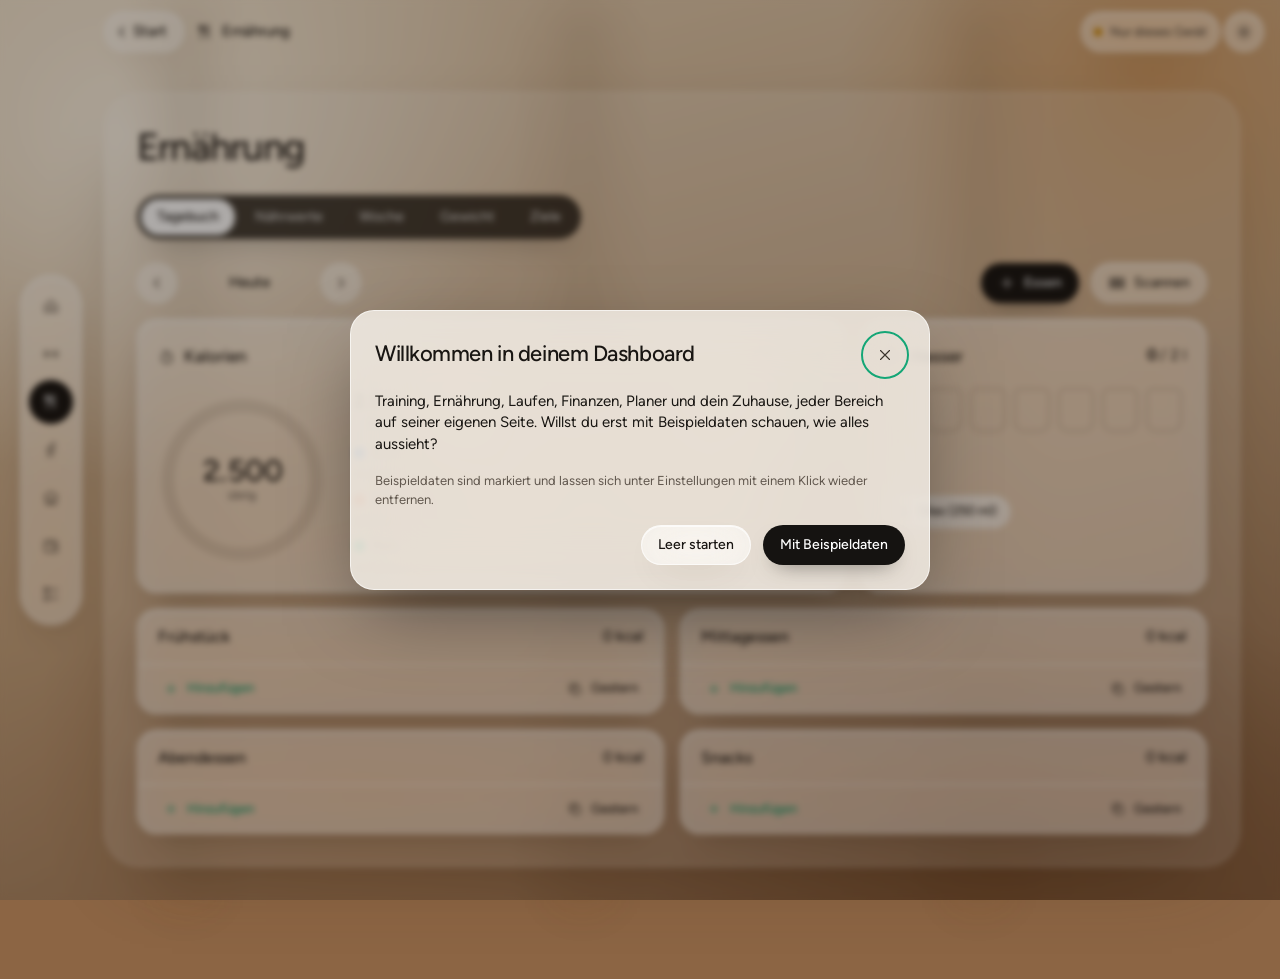
<file: home-dashboard/ernaehrung.html>
<!DOCTYPE html>
<html lang="de">
<head>
<meta charset="utf-8">
<meta name="viewport" content="width=device-width, initial-scale=1, viewport-fit=cover">
<meta name="color-scheme" content="light dark">
<meta name="theme-color" content="#F4EFE6" media="(prefers-color-scheme: light)">
<meta name="theme-color" content="#0E1424" media="(prefers-color-scheme: dark)">
<meta name="apple-mobile-web-app-capable" content="yes">
<meta name="mobile-web-app-capable" content="yes">
<meta name="apple-mobile-web-app-status-bar-style" content="black-translucent">
<meta name="apple-mobile-web-app-title" content="Essen">
<meta name="description" content="Ernährungstagebuch mit Barcode-Scanner">
<link rel="icon" href="data:image/svg+xml,%3Csvg xmlns='http://www.w3.org/2000/svg' viewBox='0 0 64 64'%3E%3Crect width='64' height='64' rx='16' fill='%230E1424'/%3E%3Ccircle cx='32' cy='30' r='12' fill='%23F2B66D'/%3E%3Cpath d='M18 50h28' stroke='%23F4EFE6' stroke-width='4' stroke-linecap='round'/%3E%3C/svg%3E">
<title>Ernährung · Zuhause Dashboard</title>
<link rel="stylesheet" href="dashboard.css">
</head>
<body data-page="essen">
<header class="topbar" id="topbar"></header>
<main class="main" id="view" tabindex="-1"></main>
<div class="timer-pill" id="timerPill" hidden></div>
<div class="toast" id="toast" role="status" aria-live="polite"></div>
<div class="tooltip" id="tooltip" role="tooltip" hidden></div>
<dialog class="sheet" id="sheet" aria-labelledby="sheetTitle"><div class="sheet-inner" id="sheetBody"></div></dialog>
<script src="dashboard.js"></script>
</body>
</html>
</file>
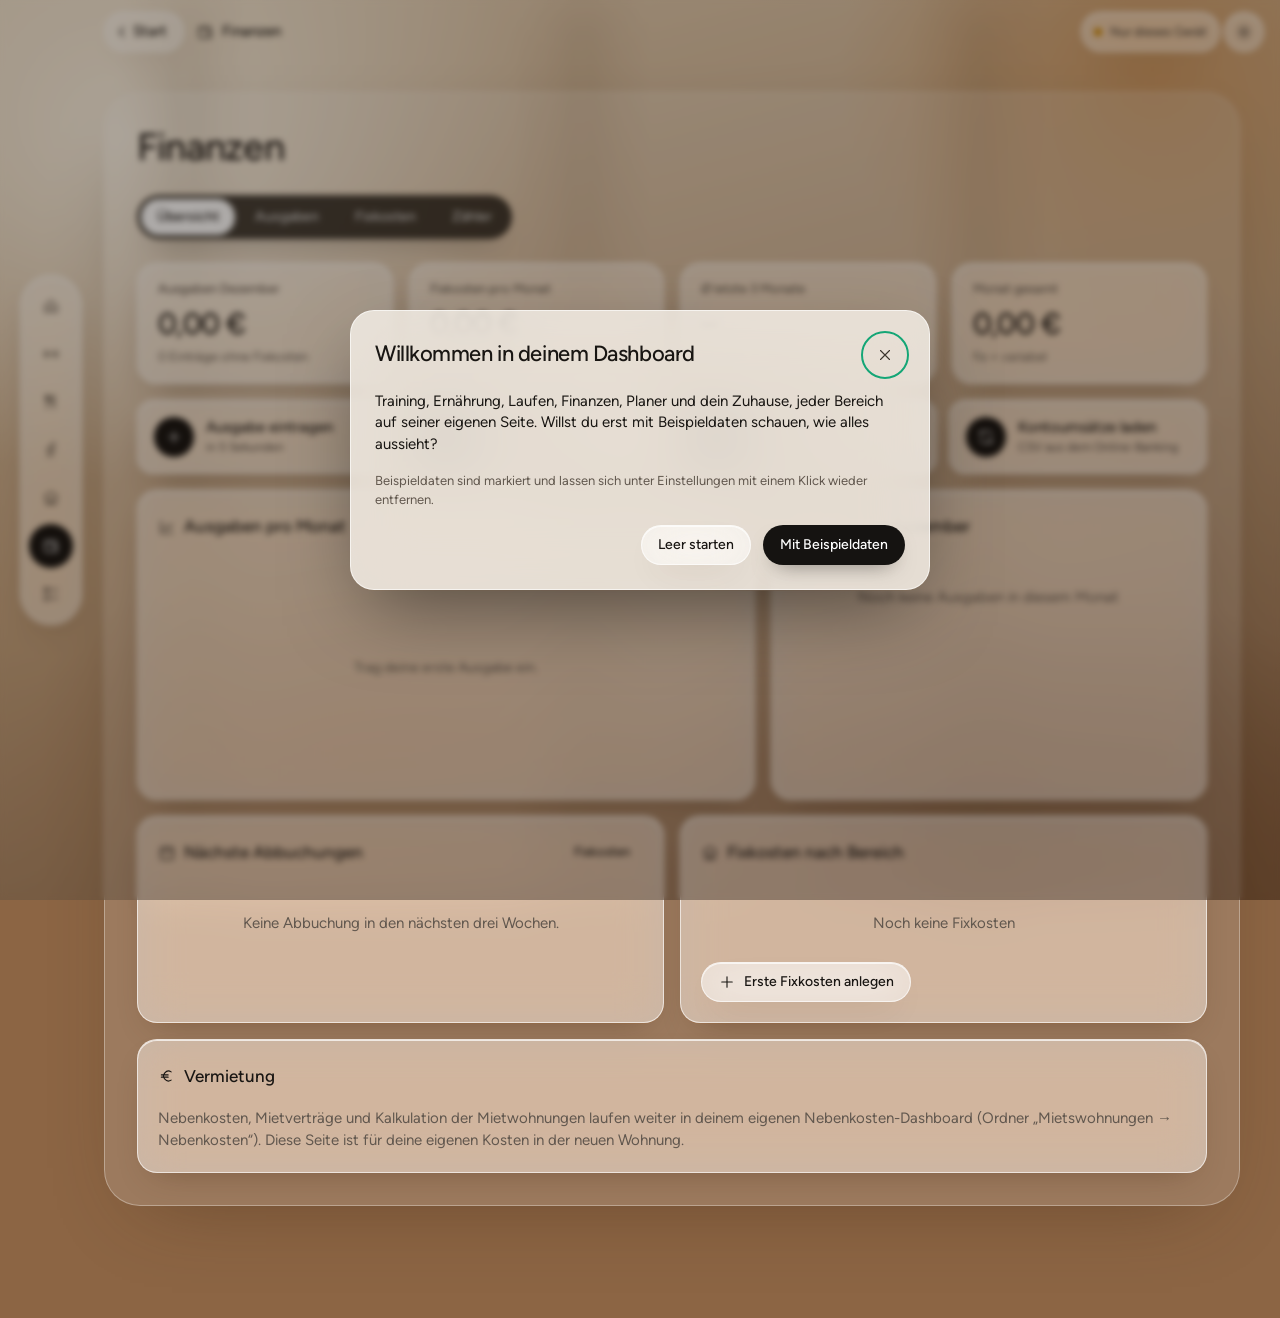
<file: home-dashboard/finanzen.html>
<!DOCTYPE html>
<html lang="de">
<head>
<meta charset="utf-8">
<meta name="viewport" content="width=device-width, initial-scale=1, viewport-fit=cover">
<meta name="color-scheme" content="light dark">
<meta name="theme-color" content="#F4EFE6" media="(prefers-color-scheme: light)">
<meta name="theme-color" content="#0E1424" media="(prefers-color-scheme: dark)">
<meta name="apple-mobile-web-app-capable" content="yes">
<meta name="mobile-web-app-capable" content="yes">
<meta name="apple-mobile-web-app-status-bar-style" content="black-translucent">
<meta name="apple-mobile-web-app-title" content="Finanzen">
<meta name="description" content="Fixkosten, Ausgaben, Zählerstände">
<link rel="icon" href="data:image/svg+xml,%3Csvg xmlns='http://www.w3.org/2000/svg' viewBox='0 0 64 64'%3E%3Crect width='64' height='64' rx='16' fill='%230E1424'/%3E%3Ccircle cx='32' cy='30' r='12' fill='%23F2B66D'/%3E%3Cpath d='M18 50h28' stroke='%23F4EFE6' stroke-width='4' stroke-linecap='round'/%3E%3C/svg%3E">
<title>Finanzen · Zuhause Dashboard</title>
<link rel="stylesheet" href="dashboard.css">
</head>
<body data-page="finanzen">
<header class="topbar" id="topbar"></header>
<main class="main" id="view" tabindex="-1"></main>
<div class="timer-pill" id="timerPill" hidden></div>
<div class="toast" id="toast" role="status" aria-live="polite"></div>
<div class="tooltip" id="tooltip" role="tooltip" hidden></div>
<dialog class="sheet" id="sheet" aria-labelledby="sheetTitle"><div class="sheet-inner" id="sheetBody"></div></dialog>
<script src="dashboard.js"></script>
</body>
</html>
</file>
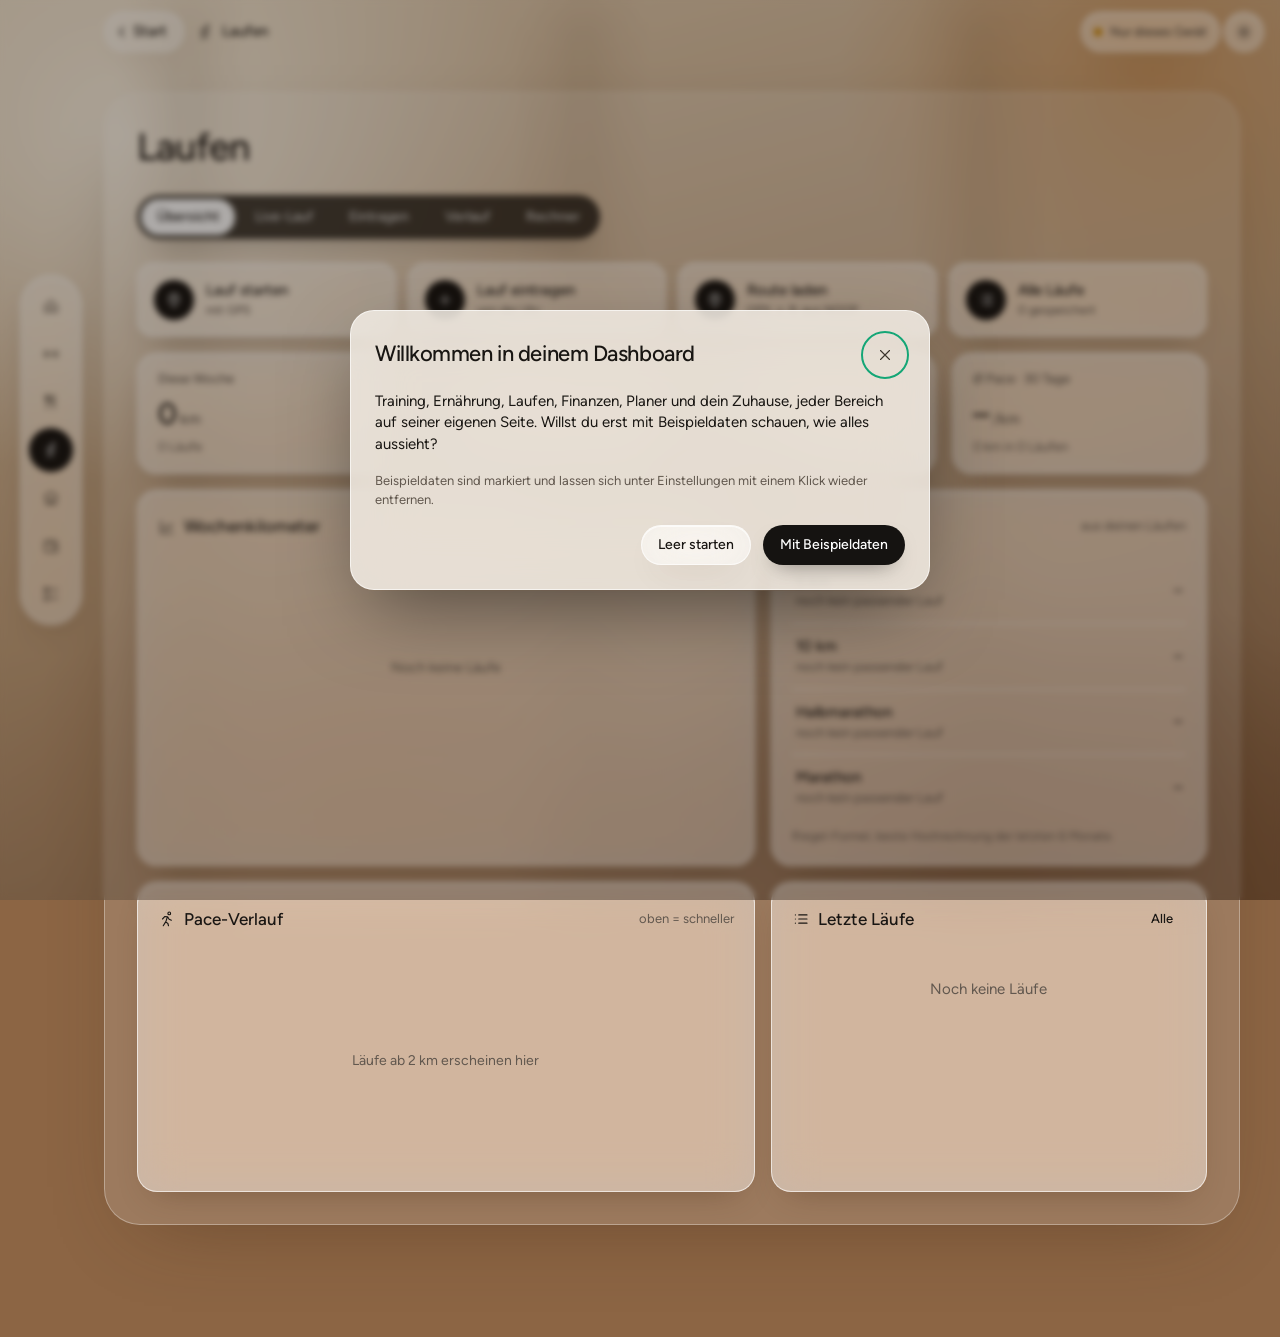
<file: home-dashboard/laufen.html>
<!DOCTYPE html>
<html lang="de">
<head>
<meta charset="utf-8">
<meta name="viewport" content="width=device-width, initial-scale=1, viewport-fit=cover">
<meta name="color-scheme" content="light dark">
<meta name="theme-color" content="#F4EFE6" media="(prefers-color-scheme: light)">
<meta name="theme-color" content="#0E1424" media="(prefers-color-scheme: dark)">
<meta name="apple-mobile-web-app-capable" content="yes">
<meta name="mobile-web-app-capable" content="yes">
<meta name="apple-mobile-web-app-status-bar-style" content="black-translucent">
<meta name="apple-mobile-web-app-title" content="Laufen">
<meta name="description" content="GPS-Läufe, Wochenkilometer, Pace">
<link rel="icon" href="data:image/svg+xml,%3Csvg xmlns='http://www.w3.org/2000/svg' viewBox='0 0 64 64'%3E%3Crect width='64' height='64' rx='16' fill='%230E1424'/%3E%3Ccircle cx='32' cy='30' r='12' fill='%23F2B66D'/%3E%3Cpath d='M18 50h28' stroke='%23F4EFE6' stroke-width='4' stroke-linecap='round'/%3E%3C/svg%3E">
<title>Laufen · Zuhause Dashboard</title>
<link rel="stylesheet" href="dashboard.css">
</head>
<body data-page="laufen">
<header class="topbar" id="topbar"></header>
<main class="main" id="view" tabindex="-1"></main>
<div class="timer-pill" id="timerPill" hidden></div>
<div class="toast" id="toast" role="status" aria-live="polite"></div>
<div class="tooltip" id="tooltip" role="tooltip" hidden></div>
<dialog class="sheet" id="sheet" aria-labelledby="sheetTitle"><div class="sheet-inner" id="sheetBody"></div></dialog>
<script src="dashboard.js"></script>
</body>
</html>
</file>
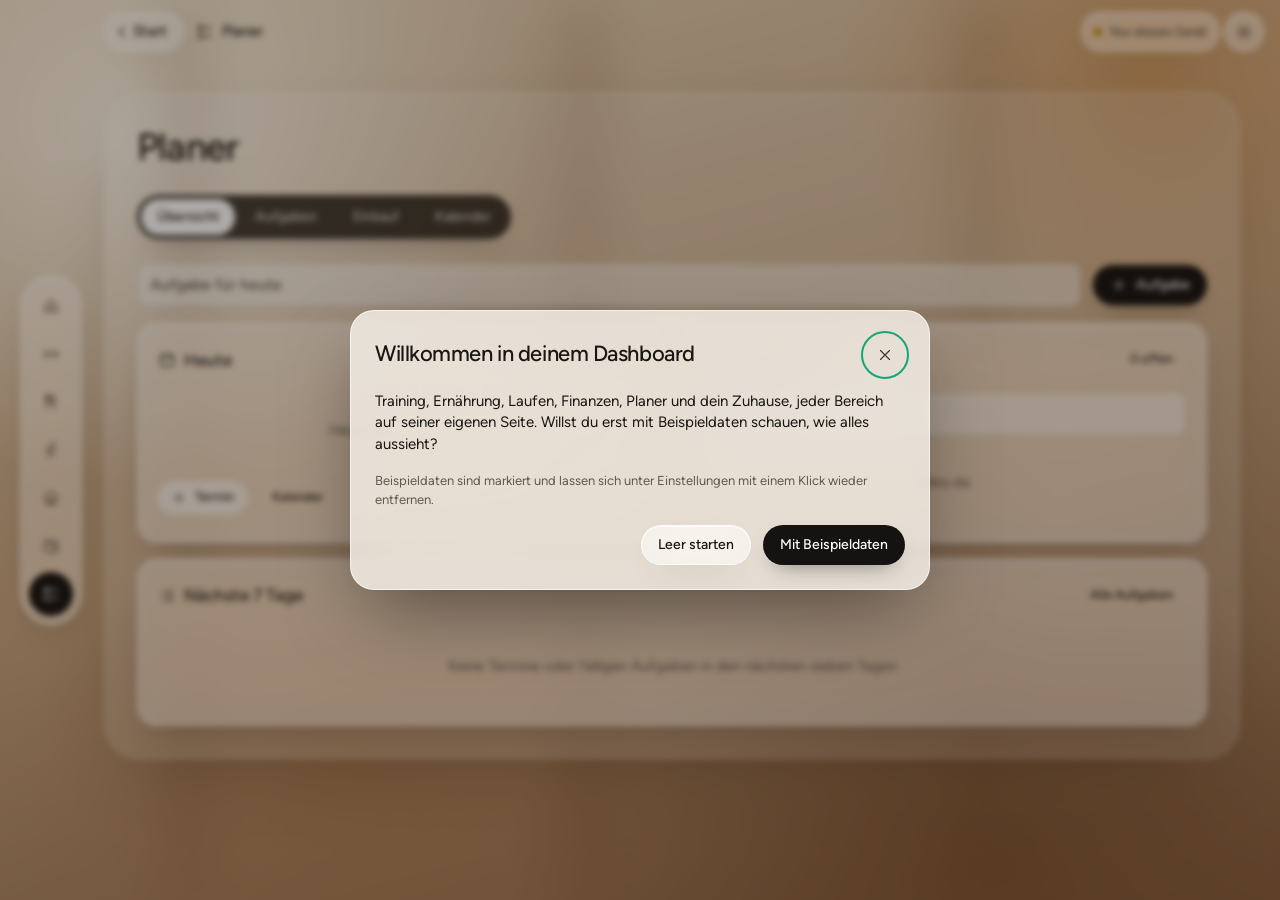
<file: home-dashboard/planer.html>
<!DOCTYPE html>
<html lang="de">
<head>
<meta charset="utf-8">
<meta name="viewport" content="width=device-width, initial-scale=1, viewport-fit=cover">
<meta name="color-scheme" content="light dark">
<meta name="theme-color" content="#F4EFE6" media="(prefers-color-scheme: light)">
<meta name="theme-color" content="#0E1424" media="(prefers-color-scheme: dark)">
<meta name="apple-mobile-web-app-capable" content="yes">
<meta name="mobile-web-app-capable" content="yes">
<meta name="apple-mobile-web-app-status-bar-style" content="black-translucent">
<meta name="apple-mobile-web-app-title" content="Planer">
<meta name="description" content="Kalender, Aufgaben, Einkaufsliste">
<link rel="icon" href="data:image/svg+xml,%3Csvg xmlns='http://www.w3.org/2000/svg' viewBox='0 0 64 64'%3E%3Crect width='64' height='64' rx='16' fill='%230E1424'/%3E%3Ccircle cx='32' cy='30' r='12' fill='%23F2B66D'/%3E%3Cpath d='M18 50h28' stroke='%23F4EFE6' stroke-width='4' stroke-linecap='round'/%3E%3C/svg%3E">
<title>Planer · Zuhause Dashboard</title>
<link rel="stylesheet" href="dashboard.css">
</head>
<body data-page="planer">
<header class="topbar" id="topbar"></header>
<main class="main" id="view" tabindex="-1"></main>
<div class="timer-pill" id="timerPill" hidden></div>
<div class="toast" id="toast" role="status" aria-live="polite"></div>
<div class="tooltip" id="tooltip" role="tooltip" hidden></div>
<dialog class="sheet" id="sheet" aria-labelledby="sheetTitle"><div class="sheet-inner" id="sheetBody"></div></dialog>
<script src="dashboard.js"></script>
</body>
</html>
</file>
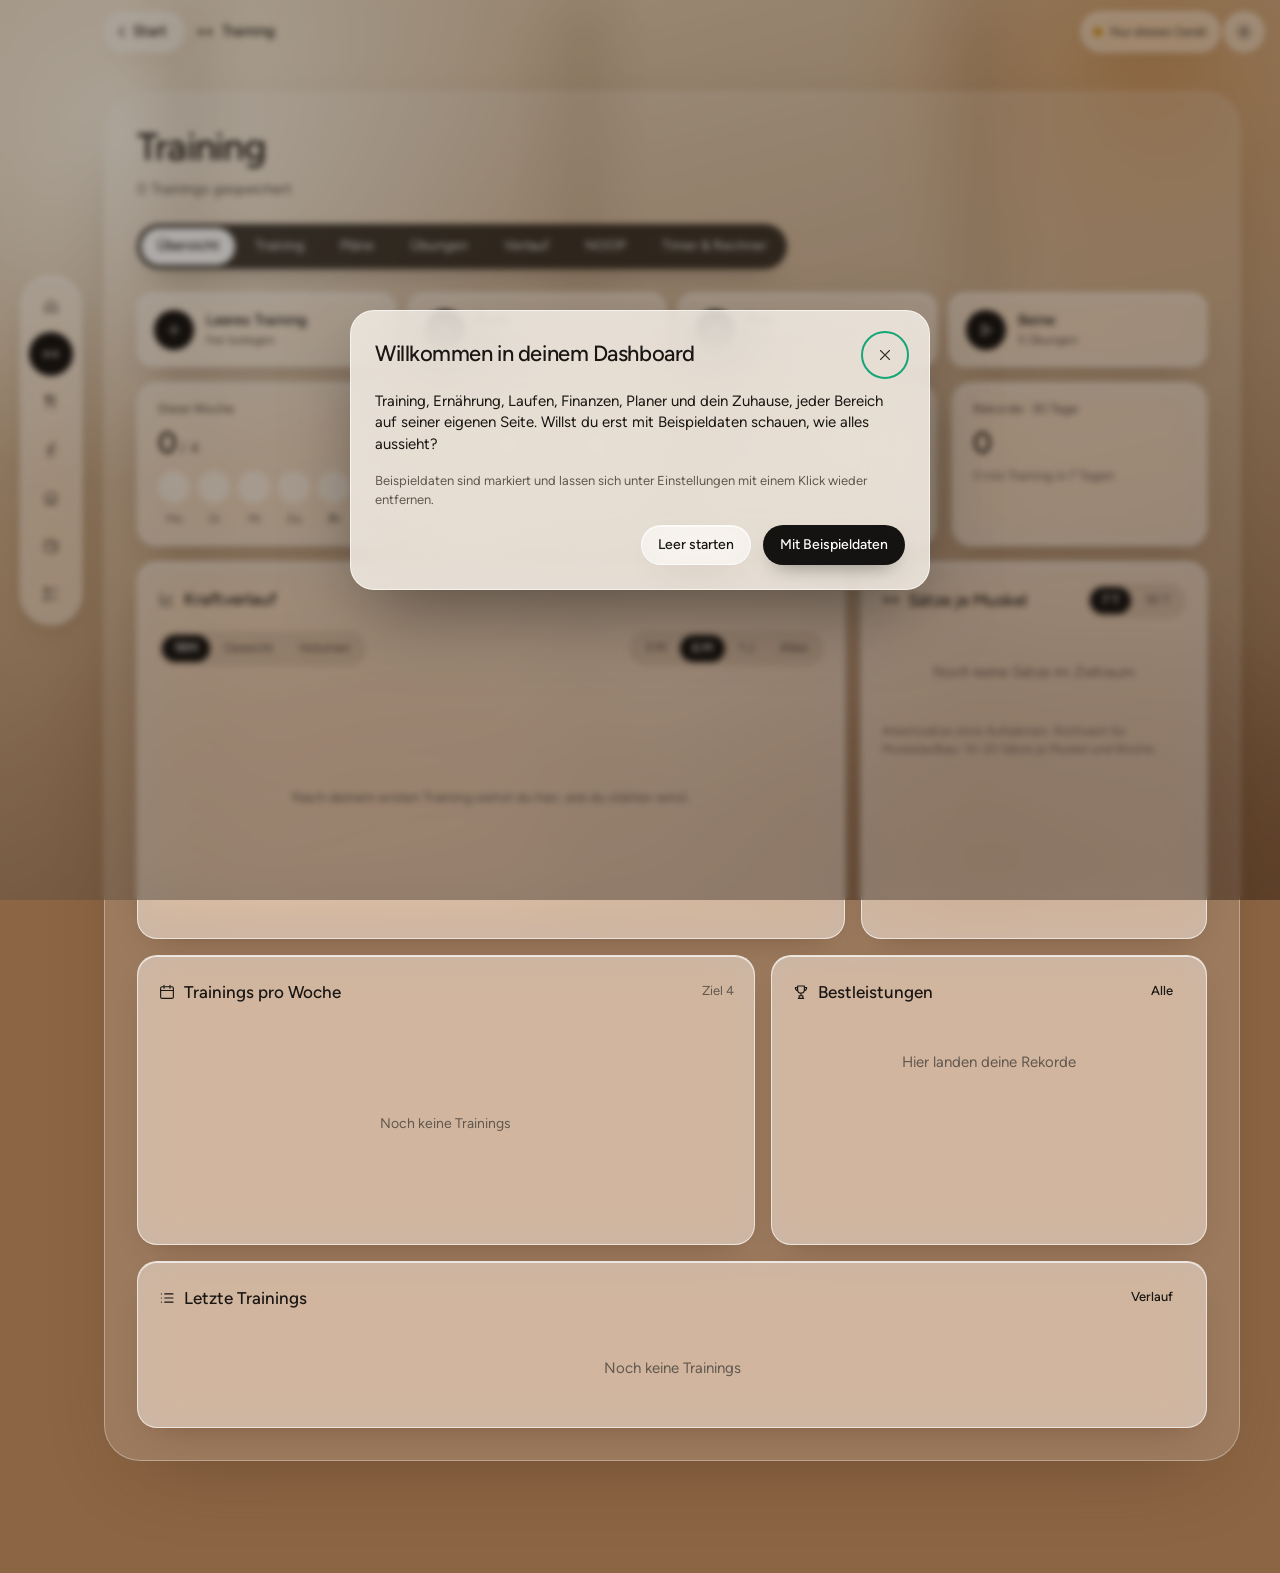
<file: home-dashboard/training.html>
<!DOCTYPE html>
<html lang="de">
<head>
<meta charset="utf-8">
<meta name="viewport" content="width=device-width, initial-scale=1, viewport-fit=cover">
<meta name="color-scheme" content="light dark">
<meta name="theme-color" content="#F4EFE6" media="(prefers-color-scheme: light)">
<meta name="theme-color" content="#0E1424" media="(prefers-color-scheme: dark)">
<meta name="apple-mobile-web-app-capable" content="yes">
<meta name="mobile-web-app-capable" content="yes">
<meta name="apple-mobile-web-app-status-bar-style" content="black-translucent">
<meta name="apple-mobile-web-app-title" content="Training">
<meta name="description" content="Trainings-Logger, Kraftverlauf, Pläne, Timer">
<link rel="icon" href="data:image/svg+xml,%3Csvg xmlns='http://www.w3.org/2000/svg' viewBox='0 0 64 64'%3E%3Crect width='64' height='64' rx='16' fill='%230E1424'/%3E%3Ccircle cx='32' cy='30' r='12' fill='%23F2B66D'/%3E%3Cpath d='M18 50h28' stroke='%23F4EFE6' stroke-width='4' stroke-linecap='round'/%3E%3C/svg%3E">
<title>Training · Zuhause Dashboard</title>
<link rel="stylesheet" href="dashboard.css">
</head>
<body data-page="training">
<header class="topbar" id="topbar"></header>
<main class="main" id="view" tabindex="-1"></main>
<div class="timer-pill" id="timerPill" hidden></div>
<div class="toast" id="toast" role="status" aria-live="polite"></div>
<div class="tooltip" id="tooltip" role="tooltip" hidden></div>
<dialog class="sheet" id="sheet" aria-labelledby="sheetTitle"><div class="sheet-inner" id="sheetBody"></div></dialog>
<script src="dashboard.js"></script>
</body>
</html>
</file>
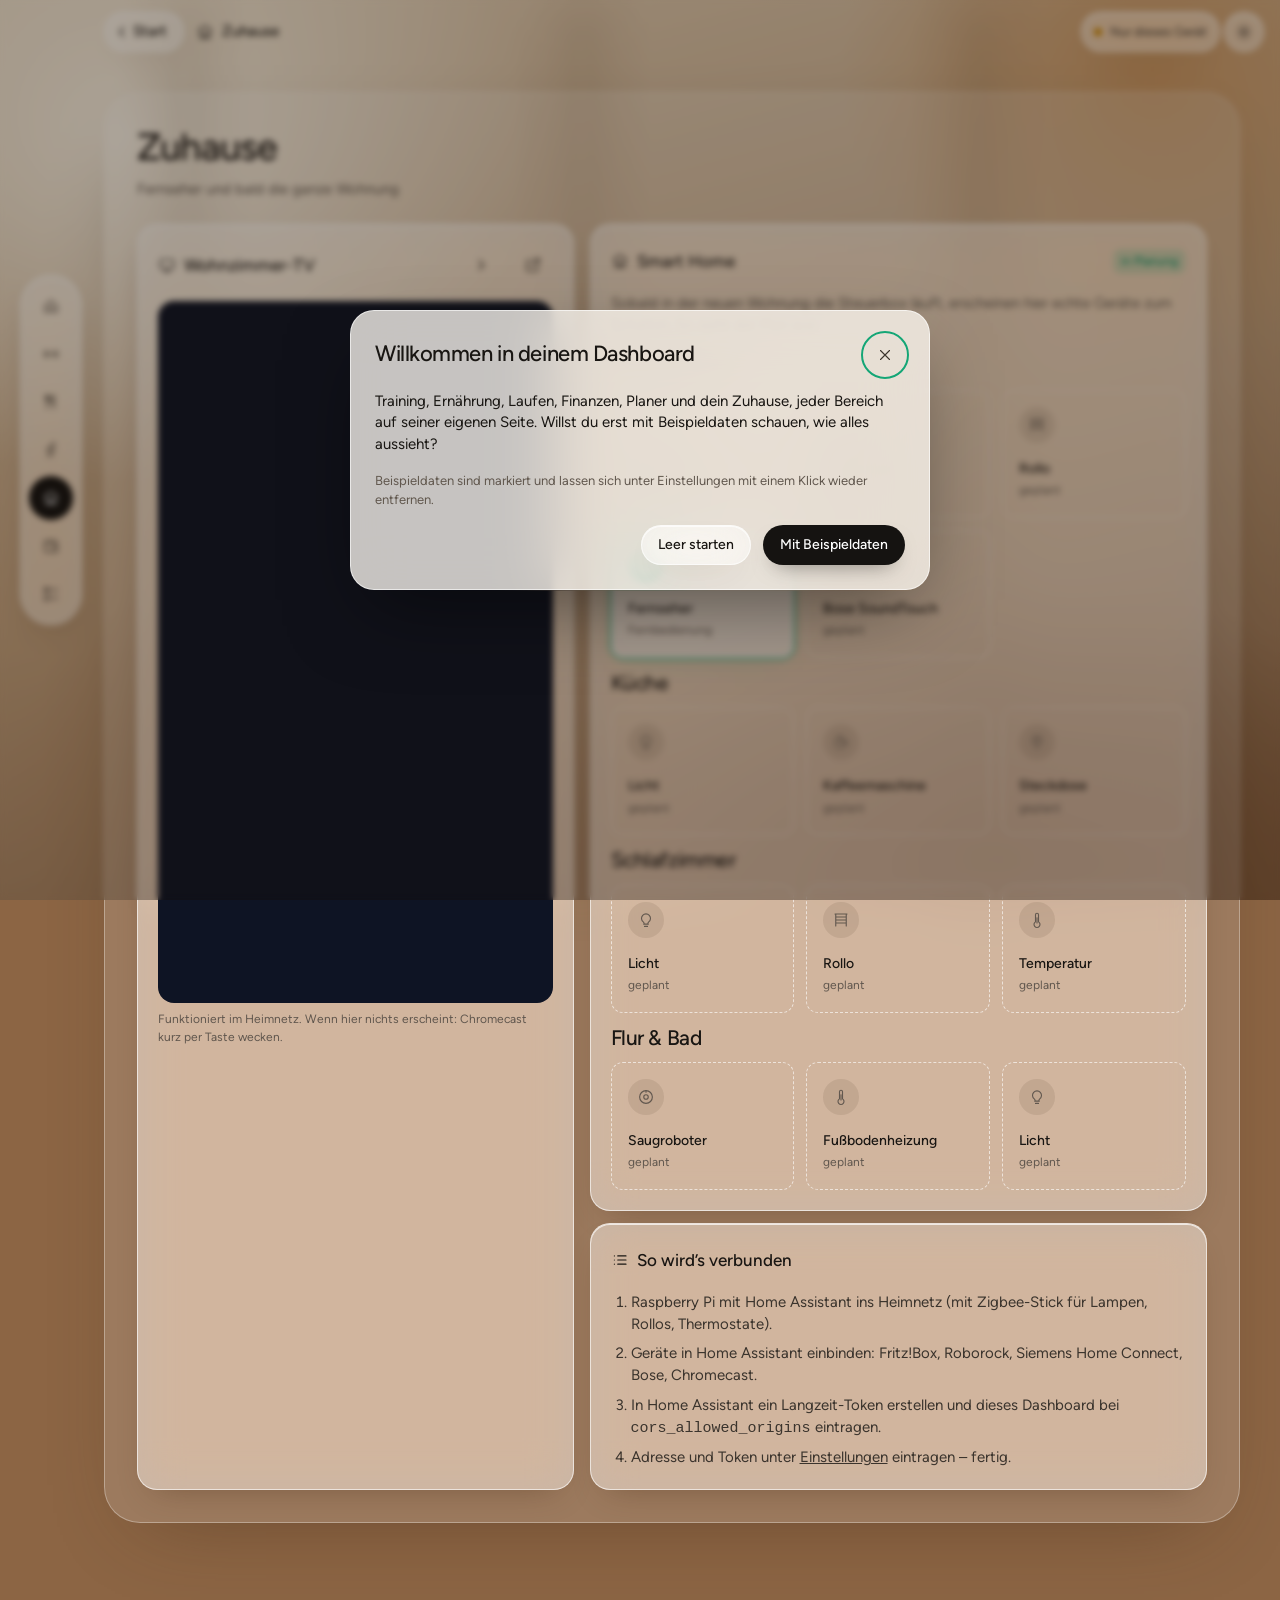
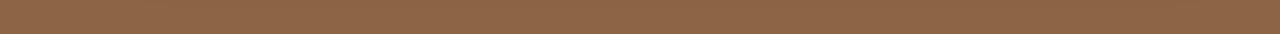
<file: home-dashboard/zuhause.html>
<!DOCTYPE html>
<html lang="de">
<head>
<meta charset="utf-8">
<meta name="viewport" content="width=device-width, initial-scale=1, viewport-fit=cover">
<meta name="color-scheme" content="light dark">
<meta name="theme-color" content="#F4EFE6" media="(prefers-color-scheme: light)">
<meta name="theme-color" content="#0E1424" media="(prefers-color-scheme: dark)">
<meta name="apple-mobile-web-app-capable" content="yes">
<meta name="mobile-web-app-capable" content="yes">
<meta name="apple-mobile-web-app-status-bar-style" content="black-translucent">
<meta name="apple-mobile-web-app-title" content="Zuhause">
<meta name="description" content="TV-Fernbedienung und Smart Home">
<link rel="icon" href="data:image/svg+xml,%3Csvg xmlns='http://www.w3.org/2000/svg' viewBox='0 0 64 64'%3E%3Crect width='64' height='64' rx='16' fill='%230E1424'/%3E%3Ccircle cx='32' cy='30' r='12' fill='%23F2B66D'/%3E%3Cpath d='M18 50h28' stroke='%23F4EFE6' stroke-width='4' stroke-linecap='round'/%3E%3C/svg%3E">
<title>Zuhause · Zuhause Dashboard</title>
<link rel="stylesheet" href="dashboard.css">
</head>
<body data-page="zuhause">
<header class="topbar" id="topbar"></header>
<main class="main" id="view" tabindex="-1"></main>
<div class="timer-pill" id="timerPill" hidden></div>
<div class="toast" id="toast" role="status" aria-live="polite"></div>
<div class="tooltip" id="tooltip" role="tooltip" hidden></div>
<dialog class="sheet" id="sheet" aria-labelledby="sheetTitle"><div class="sheet-inner" id="sheetBody"></div></dialog>
<script src="dashboard.js"></script>
</body>
</html>
</file>
<file: home-dashboard/dashboard.css>
/* Zuhause Dashboard – gemeinsame Gestaltung aller Seiten.
   Schrift: Figtree 400 und 500 (SIL Open Font License), eingebettet. */
@font-face{font-family:'Figtree';font-style:normal;font-weight:400;font-display:swap;src:url([data-uri]) format('woff2')}
@font-face{font-family:'Figtree';font-style:normal;font-weight:500;font-display:swap;src:url([data-uri]) format('woff2')}
/* ---------- Farben: „Glas“ – milchige Karten vor warm verschwommenem Raum ---------- */
:root {
  --bg: #d6bf9f;
  --bg-2: #8c6544;
  --surface: rgba(255, 255, 255, .46);
  --surface-2: rgba(255, 255, 255, .42);
  --surface-3: rgba(60, 40, 22, .10);
  --glass-strong: rgba(250, 246, 240, .78);
  --line: rgba(255, 255, 255, .62);
  --line-strong: rgba(60, 40, 22, .16);
  --ink: #191613;
  --ink-2: #3b342d;
  --muted: #62584f;
  --accent: #14a676;
  --accent-ink: #ffffff;
  --accent-mark: #0c9466;
  --accent-soft: rgba(20, 166, 118, .16);
  --glow: rgba(20, 166, 118, .22);
  --grid: rgba(60, 40, 22, .12);
  --pill: rgba(22, 19, 16, .80);
  --pill-ink: rgba(255, 255, 255, .78);
  --btn-dark: #151311;
  --btn-dark-ink: #ffffff;
  --hl: linear-gradient(150deg, #19b884 0%, #0c8a60 100%);
  --s1: #2a78d6;
  --s2: #eb6834;
  --s3: #1baf7a;
  --good: #0c8a0c;
  --bad: #d03b3b;
  --shadow: inset 0 1px 0 rgba(255, 255, 255, .7), 0 14px 34px -18px rgba(70, 42, 18, .45);
  --radius: 20px;
  --radius-s: 12px;
  --font: 'Figtree', -apple-system, BlinkMacSystemFont, 'Segoe UI', Roboto, sans-serif;
  --serif: 'Figtree', -apple-system, BlinkMacSystemFont, 'Segoe UI', Roboto, sans-serif;
  --nav-h: 64px;
  --ease: cubic-bezier(.22, 1, .36, 1);
  --scene: radial-gradient(45% 55% at 10% 15%, rgba(255, 247, 232, .95), transparent 70%),
    radial-gradient(35% 45% at 90% 8%, rgba(206, 150, 92, .85), transparent 70%),
    radial-gradient(55% 45% at 78% 96%, rgba(118, 76, 42, .75), transparent 70%),
    radial-gradient(40% 40% at 28% 88%, rgba(172, 122, 78, .6), transparent 70%),
    linear-gradient(165deg, #e8d6bc 0%, #c6a47f 50%, #8e6646 100%);
  --beams: rgba(112, 72, 38, .22);
  color-scheme: light;
}
@media (prefers-color-scheme: dark) {
  :root:not([data-theme="light"]) {
    --bg: #1d1611;
    --bg-2: #0d0a08;
    --surface: rgba(34, 29, 25, .52);
    --surface-2: rgba(255, 255, 255, .07);
    --surface-3: rgba(255, 255, 255, .10);
    --glass-strong: rgba(30, 26, 23, .86);
    --line: rgba(255, 255, 255, .11);
    --line-strong: rgba(255, 255, 255, .18);
    --ink: #f6f2ec;
    --ink-2: #d8cfc5;
    --muted: #a99d91;
    --accent: #22c38e;
    --accent-ink: #ffffff;
    --accent-mark: #3fd6a2;
    --accent-soft: rgba(63, 214, 162, .16);
    --glow: rgba(63, 214, 162, .16);
    --grid: rgba(255, 255, 255, .09);
    --pill: rgba(0, 0, 0, .46);
    --pill-ink: rgba(255, 255, 255, .72);
    --btn-dark: #f6f2ec;
    --btn-dark-ink: #151311;
    --s1: #3987e5;
    --s2: #d95926;
    --s3: #199e70;
    --good: #3cc13c;
    --bad: #e66767;
    --shadow: inset 0 1px 0 rgba(255, 255, 255, .06), 0 16px 40px -18px rgba(0, 0, 0, .7);
    --scene: radial-gradient(40% 50% at 12% 12%, rgba(255, 170, 92, .22), transparent 70%),
      radial-gradient(35% 45% at 88% 10%, rgba(140, 92, 52, .45), transparent 70%),
      radial-gradient(55% 45% at 75% 96%, rgba(70, 44, 26, .7), transparent 70%),
      linear-gradient(165deg, #3a2a1d 0%, #23180f 55%, #0f0b08 100%);
    --beams: rgba(0, 0, 0, .35);
    color-scheme: dark;
  }
}
:root[data-theme="dark"] {
  --bg: #1d1611;
  --bg-2: #0d0a08;
  --surface: rgba(34, 29, 25, .52);
  --surface-2: rgba(255, 255, 255, .07);
  --surface-3: rgba(255, 255, 255, .10);
  --glass-strong: rgba(30, 26, 23, .86);
  --line: rgba(255, 255, 255, .11);
  --line-strong: rgba(255, 255, 255, .18);
  --ink: #f6f2ec;
  --ink-2: #d8cfc5;
  --muted: #a99d91;
  --accent: #22c38e;
  --accent-ink: #ffffff;
  --accent-mark: #3fd6a2;
  --accent-soft: rgba(63, 214, 162, .16);
  --glow: rgba(63, 214, 162, .16);
  --grid: rgba(255, 255, 255, .09);
  --pill: rgba(0, 0, 0, .46);
  --pill-ink: rgba(255, 255, 255, .72);
  --btn-dark: #f6f2ec;
  --btn-dark-ink: #151311;
  --s1: #3987e5;
  --s2: #d95926;
  --s3: #199e70;
  --good: #3cc13c;
  --bad: #e66767;
  --shadow: inset 0 1px 0 rgba(255, 255, 255, .06), 0 16px 40px -18px rgba(0, 0, 0, .7);
  --scene: radial-gradient(40% 50% at 12% 12%, rgba(255, 170, 92, .22), transparent 70%),
    radial-gradient(35% 45% at 88% 10%, rgba(140, 92, 52, .45), transparent 70%),
    radial-gradient(55% 45% at 75% 96%, rgba(70, 44, 26, .7), transparent 70%),
    linear-gradient(165deg, #3a2a1d 0%, #23180f 55%, #0f0b08 100%);
  --beams: rgba(0, 0, 0, .35);
  color-scheme: dark;
}
/* ---------- Grundlagen ---------- */
*, *::before, *::after { box-sizing: border-box; }
html { -webkit-text-size-adjust: 100%; }
body {
  margin: 0;
  min-height: 100vh;
  font-family: var(--font);
  font-size: 15px;
  line-height: 1.45;
  color: var(--ink);
  background: var(--bg-2);
  -webkit-font-smoothing: antialiased;
  overflow-x: hidden;
}
/* Hintergrund: verschwommener, warmer Raum (fest stehend, auch auf dem iPhone) */
body::before, body::after {
  content: "";
  position: fixed;
  inset: 0;
  pointer-events: none;
  z-index: 0;
}
body::before { background: var(--scene); }
body::after {
  background: repeating-linear-gradient(90deg, transparent 0 13vw, var(--beams) 13vw 16vw, transparent 16vw 31vw);
  filter: blur(26px);
  opacity: .9;
}
.sprite { display: none; }
.ic { width: 18px; height: 18px; flex: none; fill: none; stroke: currentColor; stroke-width: 1.5; stroke-linecap: round; stroke-linejoin: round; }
.ic-s { width: 16px; height: 16px; }
.ic-l { width: 24px; height: 24px; }
.ic-fill { fill: currentColor; stroke: none; }
h1, h2, h3, h4 { margin: 0; font-weight: 500; line-height: 1.2; }
h1 { font-family: var(--serif); font-size: clamp(28px, 4vw, 38px); letter-spacing: -.01em; }
h2 { font-size: 17px; }
h3 { font-size: 15px; }
p { margin: 0; }
a { color: inherit; }
button, input, select, textarea { font: inherit; color: inherit; }
button { cursor: pointer; }
[hidden] { display: none !important; }
.muted { color: var(--muted); }
.small { font-size: 13px; }
.tiny { font-size: 12px; }
.num { font-variant-numeric: tabular-nums; }
.serif { font-family: var(--serif); }
.nowrap { white-space: nowrap; }
.sr { position: absolute; width: 1px; height: 1px; overflow: hidden; clip: rect(0 0 0 0); white-space: nowrap; }
:focus-visible { outline: 2px solid var(--accent); outline-offset: 2px; border-radius: 6px; }

/* ---------- Rahmen: Kopfleiste mit Zurück zur Startseite ---------- */
.topbar {
  position: sticky; top: 0; z-index: 30;
  display: flex; align-items: center; gap: 12px;
  padding: calc(12px + env(safe-area-inset-top)) max(16px, env(safe-area-inset-right)) 12px max(16px, env(safe-area-inset-left));
  background: color-mix(in srgb, var(--bg) 86%, transparent);
  -webkit-backdrop-filter: blur(16px) saturate(1.3);
  backdrop-filter: blur(16px) saturate(1.3);
  border-bottom: 1px solid var(--line);
}
.tb-inner { display: flex; align-items: center; gap: 12px; width: 100%; max-width: 1240px; margin: 0 auto; }
.tb-back { display: inline-flex; align-items: center; gap: 2px; padding: 8px 12px 8px 4px; border-radius: 10px; text-decoration: none; font-weight: 500; color: var(--ink-2); }
.tb-back:hover { background: var(--surface-2); color: var(--ink); }
.tb-title { display: flex; align-items: center; gap: 8px; font-weight: 500; font-size: 16px; min-width: 0; text-decoration: none; }
.tb-title .ic { color: var(--accent-mark); }
.tb-brand { font-family: var(--serif); font-size: 21px; font-weight: 500; }
.tb-actions { margin-left: auto; display: flex; gap: 4px; }
.brand-dot { width: 12px; height: 12px; border-radius: 50%; background: var(--accent); box-shadow: 0 0 16px 4px var(--glow); flex: none; }
.main { position: relative; z-index: 1; min-width: 0; padding: 28px max(16px, env(safe-area-inset-right)) calc(112px + env(safe-area-inset-bottom)) max(16px, env(safe-area-inset-left)); outline: none; }
@media (min-width: 900px) { .main { padding-left: 40px; padding-right: 40px; } }
.view-inner { max-width: 1240px; margin: 0 auto; }
.view-inner.enter { animation: fadeIn .4s var(--ease); }
@keyframes fadeIn { from { transform: translateY(8px); } to { transform: none; } }

/* Startseite: Kacheln je Bereich */
.tiles { display: grid; grid-template-columns: repeat(6, minmax(0, 1fr)); gap: 16px; margin-bottom: 24px; }
.tiles > .tile { grid-column: span 2; }
.tiles > .tile-moment { grid-column: span 6; }
.tiles > .tile-wide { grid-column: span 3; }
@media (max-width: 560px) { .tiles { grid-template-columns: repeat(2, minmax(0, 1fr)); gap: 12px; } .tiles > .tile, .tiles > .tile-wide { grid-column: span 1; } .tiles > .tile-moment, .tiles > .tile-full-m { grid-column: span 2; } }
.tile {
  position: relative; display: flex; flex-direction: column; gap: 16px; min-height: 168px; padding: 20px;
  border-radius: 22px; border: 1px solid var(--line); background: var(--surface); box-shadow: var(--shadow);
  text-decoration: none; color: var(--ink); overflow: hidden;
  transition: border-color .15s var(--ease), transform .15s var(--ease), box-shadow .15s var(--ease);
}
.tile:hover { border-color: var(--accent); box-shadow: 0 0 0 1px var(--accent), 0 14px 36px -18px var(--glow); }
.tile:active { transform: scale(.985); }
.tile-top { display: flex; align-items: center; justify-content: space-between; }
.tile-ic { display: grid; place-items: center; width: 44px; height: 44px; border-radius: 14px; background: var(--accent-soft); color: var(--accent-mark); }
.tile-ic .ic { width: 18px; height: 18px; }
.tile h2 { font-family: var(--serif); font-size: 23px; font-weight: 500; }
.tile-stat { margin-top: auto; }
.tile-stat b { font-size: 26px; font-weight: 500; letter-spacing: -.02em; font-variant-numeric: tabular-nums; }
.tile-stat b small { font-size: 14px; color: var(--muted); font-weight: 500; letter-spacing: 0; margin-left: 2px; }
.tile-stat p { font-size: 13px; color: var(--muted); margin-top: 2px; }
.tile .bar { margin-top: 8px; height: 8px; }
@media (max-width: 560px) {
  .tile { min-height: 148px; padding: 16px; gap: 12px; border-radius: 18px; }
  .tile h2 { font-size: 19px; }
  .tile-ic { width: 40px; height: 40px; border-radius: 12px; }
  .tile-stat b { font-size: 21px; }
  .tile-stat p { font-size: 12px; }
}
.areas { display: grid; grid-template-columns: repeat(auto-fill, minmax(140px, 1fr)); gap: 12px; }
.area-link { display: flex; flex-direction: column; align-items: flex-start; gap: 12px; padding: 16px; border-radius: 16px; background: var(--surface-2); text-decoration: none; font-weight: 500; border: 1px solid transparent; }
.area-link .ic { color: var(--accent-mark); width: 24px; height: 24px; }
.area-link.current { border-color: var(--accent); background: var(--accent-soft); }

/* ---------- Seitenkopf und Unter-Navigation ---------- */
.page-head { display: flex; align-items: flex-end; justify-content: space-between; gap: 16px; margin-bottom: 24px; flex-wrap: wrap; }
.page-head .sub { color: var(--muted); margin-top: 8px; }
.head-actions { display: flex; gap: 8px; flex-wrap: wrap; }
.mobile-only { display: none !important; }
@media (max-width: 900px) { .mobile-only { display: inline-grid !important; } .desktop-only { display: none !important; } }
.tabs {
  display: flex; gap: 4px; padding: 4px; margin: 0 0 24px;
  background: var(--surface-2); border-radius: 14px; width: max-content; max-width: 100%;
  overflow-x: auto; scrollbar-width: none;
}
.tabs::-webkit-scrollbar { display: none; }
.tab {
  border: 0; background: transparent; padding: 8px 16px; border-radius: 10px;
  color: var(--ink-2); font-weight: 500; font-size: 14px; white-space: nowrap; text-decoration: none;
  transition: background .15s var(--ease);
}
.tab:hover { color: var(--ink); }
.tab.active { background: var(--surface); color: var(--ink); box-shadow: var(--shadow); }
.seg { display: inline-flex; gap: 2px; padding: 4px; background: var(--surface-2); border-radius: 10px; }
.seg button { border: 0; background: transparent; padding: 4px 12px; border-radius: 8px; font-size: 13px; font-weight: 500; color: var(--muted); }
.seg button.active { background: var(--surface); color: var(--ink); box-shadow: var(--shadow); }

/* ---------- Karten und Raster ---------- */
.grid { display: grid; gap: 16px; grid-template-columns: repeat(12, minmax(0, 1fr)); }
.span-12 { grid-column: span 12; } .span-8 { grid-column: span 8; } .span-7 { grid-column: span 7; }
.span-6 { grid-column: span 6; } .span-5 { grid-column: span 5; } .span-4 { grid-column: span 4; } .span-3 { grid-column: span 3; }
@media (max-width: 1180px) { .span-3 { grid-column: span 6; } .span-4 { grid-column: span 6; } .span-8, .span-7, .span-5 { grid-column: span 12; } }
@media (max-width: 720px) { .grid > * { grid-column: span 12; } .grid { gap: 12px; } .grid > .half-m { grid-column: span 6; } }
.card {
  position: relative; min-width: 0;
  background: var(--surface); border: 1px solid var(--line); border-radius: var(--radius);
  padding: 20px; box-shadow: var(--shadow);
}
.card-head { display: flex; align-items: center; justify-content: space-between; gap: 12px; margin-bottom: 16px; min-height: 32px; }
.card-head h2 { display: flex; align-items: center; gap: 8px; }
.card-head .ic { color: var(--accent-mark); }
.card-head .btn .ic { color: inherit; }
.card-link { text-decoration: none; color: inherit; display: block; transition: transform .15s var(--ease), border-color .15s var(--ease); }
.card-link:hover { border-color: var(--accent); }
.stack { display: flex; flex-direction: column; gap: 12px; }
.row { display: flex; align-items: center; gap: 12px; }
.row-between { display: flex; align-items: center; justify-content: space-between; gap: 12px; }
.wrap { flex-wrap: wrap; }
.grow { flex: 1; min-width: 0; }
.divider { height: 1px; background: var(--line); margin: 16px 0; border: 0; }
.empty { padding: 28px 12px; text-align: center; color: var(--muted); }
.empty .ic { width: 24px; height: 24px; color: var(--accent-mark); margin-bottom: 8px; }

/* Kennzahlen */
.stat-label { color: var(--muted); font-size: 13px; font-weight: 500; }
.stat-value { font-size: 30px; font-weight: 500; letter-spacing: -.02em; font-variant-numeric: tabular-nums; line-height: 1.1; margin-top: 8px; }
.stat-value small { font-size: 15px; font-weight: 500; color: var(--muted); margin-left: 4px; letter-spacing: 0; }
.stat-foot { margin-top: 8px; font-size: 13px; color: var(--muted); }
.delta-up { color: var(--good); font-weight: 500; }
.delta-down { color: var(--bad); font-weight: 500; }
.kpis { display: grid; grid-template-columns: repeat(4, minmax(0, 1fr)); gap: 16px; margin-bottom: 16px; }
@media (max-width: 1000px) { .kpis { grid-template-columns: repeat(2, minmax(0, 1fr)); gap: 12px; } }
.kpis .card { padding: 16px 20px; }

/* ---------- Knöpfe und Eingaben ---------- */
.btn {
  display: inline-flex; align-items: center; justify-content: center; gap: 8px;
  min-height: 40px; padding: 8px 16px; border-radius: 12px;
  border: 1px solid var(--line-strong); background: var(--surface); color: var(--ink);
  font-weight: 500; font-size: 14px; text-decoration: none; white-space: nowrap;
  transition: background .15s var(--ease), border-color .15s var(--ease), transform .15s var(--ease);
}
.btn:hover { background: var(--surface-2); }
.btn:active { transform: scale(.98); }
.btn-primary { background: var(--accent); border-color: transparent; color: var(--accent-ink); box-shadow: 0 6px 20px -8px var(--glow); }
.btn-primary:hover { background: #F5C383; }
.btn-ghost { background: transparent; border-color: transparent; }
.btn-ghost:hover { background: var(--surface-2); }
.btn-danger { color: var(--bad); }
.btn-s { min-height: 32px; padding: 4px 12px; font-size: 13px; border-radius: 10px; }
.btn-l { min-height: 52px; padding: 12px 24px; font-size: 16px; border-radius: 16px; }
.btn-block { width: 100%; }
.btn[disabled] { opacity: .45; pointer-events: none; }
.icon-btn {
  display: inline-grid; place-items: center; width: 40px; height: 40px; flex: none;
  border-radius: 11px; border: 1px solid transparent; background: transparent; color: var(--ink-2);
}
.icon-btn:hover { background: var(--surface-2); color: var(--ink); }
.icon-btn.bordered { border-color: var(--line-strong); }
.quick { display: grid; grid-template-columns: repeat(4, minmax(0, 1fr)); gap: 12px; margin: 0 0 16px; }
@media (max-width: 720px) { .quick { grid-template-columns: repeat(2, minmax(0, 1fr)); } }
.quick-btn {
  display: flex; align-items: center; gap: 12px; padding: 16px 16px; min-height: 64px;
  border-radius: 16px; border: 1px solid var(--line); background: var(--surface);
  text-decoration: none; font-weight: 500; text-align: left; box-shadow: var(--shadow);
  transition: border-color .15s var(--ease), transform .15s var(--ease);
}
.quick-btn:hover { border-color: var(--accent); }
.quick-btn:active { transform: scale(.98); }
.quick-btn .qi { display: grid; place-items: center; width: 40px; height: 40px; border-radius: 12px; background: var(--accent-soft); color: var(--accent-mark); flex: none; }
.quick-btn small { display: block; font-weight: 500; color: var(--muted); font-size: 12px; }
label.field { display: flex; flex-direction: column; gap: 8px; font-size: 13px; font-weight: 500; color: var(--ink-2); min-width: 0; }
.input, select.input, textarea.input {
  width: 100%; min-height: 44px; padding: 8px 12px;
  border-radius: 11px; border: 1px solid var(--line-strong); background: var(--surface);
  font-size: 16px; font-weight: 500; color: var(--ink);
}
textarea.input { min-height: 80px; resize: vertical; }
.input:focus { outline: none; border-color: var(--accent); box-shadow: 0 0 0 3px var(--accent-soft); }
.input::placeholder { color: var(--muted); }
.fields { display: grid; grid-template-columns: repeat(auto-fit, minmax(140px, 1fr)); gap: 12px; }
.check { display: flex; align-items: center; gap: 12px; font-weight: 500; }
.check input { width: 20px; height: 20px; accent-color: var(--accent-mark); }
.search-box { position: relative; }
.search-box .ic { position: absolute; left: 12px; top: 50%; transform: translateY(-50%); color: var(--muted); }
.search-box .input { padding-left: 40px; }

/* ---------- Listen ---------- */
.list { display: flex; flex-direction: column; }
.li {
  display: flex; align-items: center; gap: 12px; padding: 12px 4px;
  border-bottom: 1px solid var(--line); min-width: 0;
}
.li:last-child { border-bottom: 0; }
button.li, a.li { width: 100%; background: transparent; border-left: 0; border-right: 0; border-top: 0; text-align: left; text-decoration: none; border-radius: 0; }
button.li:hover, a.li:hover { background: var(--surface-2); }
.li-main { flex: 1; min-width: 0; }
.li-title { font-weight: 500; overflow: hidden; text-overflow: ellipsis; white-space: nowrap; }
.li-sub { font-size: 13px; color: var(--muted); overflow: hidden; text-overflow: ellipsis; white-space: nowrap; }
.li-end { text-align: right; font-variant-numeric: tabular-nums; font-weight: 500; flex: none; }
.chip {
  display: inline-flex; align-items: center; gap: 4px; padding: 4px 8px; border-radius: 999px;
  background: var(--surface-2); color: var(--ink-2); font-size: 12px; font-weight: 500; white-space: nowrap;
}
.chip-accent { background: var(--accent-soft); color: var(--ink); }
.chip-btn { border: 1px solid var(--line-strong); background: var(--surface); cursor: pointer; padding: 8px 12px; font-size: 13px; }
.chip-btn.active { background: var(--accent); color: var(--accent-ink); border-color: transparent; }
.chips { display: flex; flex-wrap: wrap; gap: 8px; }
.badge-pr { display: inline-flex; align-items: center; gap: 4px; color: var(--accent-ink); background: var(--accent); border-radius: 999px; padding: 1px 8px; font-size: 11px; font-weight: 500; }
.dot { display: inline-block; width: 12px; height: 12px; border-radius: 50%; flex: none; }

/* ---------- Fortschrittsbalken ---------- */
.bar { height: 8px; border-radius: 99px; background: var(--surface-3); overflow: hidden; }
.bar > span { display: block; height: 100%; border-radius: 99px; background: color-mix(in srgb, var(--ink) 55%, transparent); }
.bar.over > span { background: var(--bad); }
.macro { display: grid; grid-template-columns: minmax(0, 1fr); gap: 8px; }
.macro-head { display: flex; justify-content: space-between; font-size: 13px; }
.macro-head b { font-weight: 500; }
.hbars { display: flex; flex-direction: column; gap: 12px; }
.hbar { display: grid; grid-template-columns: 112px minmax(0, 1fr) 48px; align-items: center; gap: 12px; font-size: 13px; }
.hbar-track { height: 16px; border-radius: 4px; background: var(--surface-2); overflow: hidden; }
.hbar-track span { display: block; height: 100%; background: color-mix(in srgb, var(--ink) 38%, transparent); border-radius: 0 4px 4px 0; }
.hbar-val { text-align: right; font-weight: 500; font-variant-numeric: tabular-nums; }

/* Kalorien-Ring */
.ring-wrap { position: relative; width: 168px; height: 168px; flex: none; }
.ring-wrap svg { width: 100%; height: 100%; transform: rotate(-90deg); }
.ring-bg { stroke: var(--surface-3); }
.ring-fg { stroke: var(--accent-mark); transition: stroke-dashoffset .2s var(--ease); }
.ring-fg.over { stroke: var(--bad); }
.ring-center { position: absolute; inset: 0; display: grid; place-content: center; text-align: center; }
.ring-center b { font-size: 30px; font-weight: 500; letter-spacing: -.02em; font-variant-numeric: tabular-nums; line-height: 1.05; }
.ring-center span { font-size: 12px; color: var(--muted); font-weight: 500; }
.ring-s { width: 112px; height: 112px; }
.ring-s .ring-center b { font-size: 21px; }
.equation { display: flex; align-items: flex-start; justify-content: space-between; gap: 8px; text-align: center; font-variant-numeric: tabular-nums; }
.equation div { display: flex; flex-direction: column; min-width: 0; }
.equation b { font-size: 18px; font-weight: 500; }
.equation span { font-size: 12px; color: var(--muted); }
.equation i { font-style: normal; color: var(--muted); font-size: 18px; padding-top: 1px; }
.equation .result b { color: var(--accent-mark); }

/* ---------- Diagramme ---------- */
.chart { position: relative; width: 100%; min-height: 200px; }
.chart svg { display: block; width: 100%; overflow: visible; }
.chart text { fill: var(--muted); font-size: 11px; font-family: var(--font); font-variant-numeric: tabular-nums; }
.chart .gridline { stroke: var(--grid); stroke-width: 1; }
.chart .baseline { stroke: var(--line-strong); stroke-width: 1; }
.chart .line { fill: none; stroke: var(--accent-mark); stroke-width: 2; stroke-linejoin: round; stroke-linecap: round; }
.chart .area { fill: var(--accent-mark); opacity: .10; }
.chart .pt { fill: var(--accent-mark); stroke: var(--surface); stroke-width: 2; }
.chart .bar-mark { fill: color-mix(in srgb, var(--ink) 26%, transparent); }
.chart .bar-mark.cur { fill: var(--accent-mark); }
.chart .bar-mark.dim { opacity: .35; }
.chart .bar-mark.over { fill: var(--bad); }
.chart .goal { stroke: var(--ink-2); stroke-width: 1.2; stroke-dasharray: 4 4; }
.chart .goal-label { fill: var(--ink-2); font-weight: 500; }
.chart .cross { stroke: var(--ink-2); stroke-width: 1; stroke-dasharray: 3 3; }
.chart .hot { fill: var(--accent-mark); stroke: var(--surface); stroke-width: 2.5; }
.chart .hit { fill: transparent; }
.chart-empty { display: grid; place-items: center; min-height: 180px; color: var(--muted); font-size: 14px; text-align: center; }
.tooltip {
  position: fixed; z-index: 80; pointer-events: none;
  background: var(--ink); color: var(--bg); border-radius: 10px; padding: 8px 12px;
  font-size: 12.5px; line-height: 1.35; box-shadow: 0 8px 24px -8px rgba(0, 0, 0, .4);
  max-width: 240px; font-variant-numeric: tabular-nums;
}
.tooltip b { font-weight: 500; }
.legend { display: flex; flex-wrap: wrap; gap: 16px; font-size: 13px; color: var(--ink-2); }
.legend span { display: inline-flex; align-items: center; gap: 8px; }
.heat { display: grid; grid-auto-flow: column; grid-template-rows: repeat(7, 1fr); gap: 4px; }
.heat i { display: block; aspect-ratio: 1; border-radius: 3px; background: var(--surface-3); min-width: 0; }
.heat i[data-l="1"] { background: color-mix(in srgb, var(--ink) 18%, transparent); }
.heat i[data-l="2"] { background: color-mix(in srgb, var(--ink) 40%, transparent); }
.heat i[data-l="3"] { background: color-mix(in srgb, var(--ink) 72%, transparent); }
.heat i.today { outline: 1.5px solid var(--ink); outline-offset: 1px; }
.week-dots { display: grid; grid-template-columns: repeat(7, 1fr); gap: 8px; text-align: center; }
.week-dots div { display: flex; flex-direction: column; align-items: center; gap: 8px; font-size: 12px; color: var(--muted); }
.week-dots i { display: grid; place-items: center; width: 32px; height: 32px; border-radius: 50%; background: var(--surface-2); color: var(--accent-ink); }
.week-dots i.on { background: var(--accent); }
.week-dots i.run { background: var(--surface-3); color: var(--ink); }
.week-dots i.on.run { background: var(--accent); }
.week-dots .today { color: var(--ink); font-weight: 500; }

/* ---------- Übersicht ---------- */
.hero { display: flex; justify-content: space-between; align-items: flex-end; gap: 16px; flex-wrap: wrap; margin-bottom: 24px; }
.hero h1 { font-size: clamp(32px, 5vw, 46px); }
.hero .sub { color: var(--muted); margin-top: 8px; font-size: 15px; }
.hero-time { font-family: var(--serif); font-size: 40px; font-weight: 500; font-variant-numeric: tabular-nums; color: var(--ink-2); }
@media (max-width: 720px) {
  .hero-time { display: none; }
  .hero { flex-wrap: nowrap; align-items: flex-start; }
  .hero > div:first-child { min-width: 0; }
  .quick-btn { padding: 12px; min-height: 56px; gap: 12px; font-size: 14px; }
  .quick-btn small { display: none; }
  .quick-btn .qi { width: 36px; height: 36px; }
  .diary-sum { justify-content: center; }
}
.banner {
  display: flex; align-items: center; gap: 16px; padding: 16px 20px; margin-bottom: 16px;
  border-radius: 16px; background: var(--accent); color: var(--accent-ink); text-decoration: none; font-weight: 500;
  box-shadow: 0 10px 30px -14px var(--glow);
}
.banner .grow small { display: block; font-weight: 500; opacity: .8; }

/* ---------- Training ---------- */
.ex-card { padding: 16px; }
.ex-head { display: flex; align-items: center; gap: 12px; margin-bottom: 12px; }
.ex-name { font-weight: 500; font-size: 16px; color: var(--accent-mark); background: none; border: 0; padding: 0; text-align: left; }
.sets { width: 100%; border-collapse: separate; border-spacing: 0 4px; font-variant-numeric: tabular-nums; }
.sets th { font-size: 11px; font-weight: 500; color: var(--muted); text-align: center; padding: 0 4px 2px; text-transform: none; }
.sets td { text-align: center; padding: 0 4px; }
.sets tr.done td { background: var(--accent-soft); }
.sets tr.done td:first-child { border-radius: 10px 0 0 10px; }
.sets tr.done td:last-child { border-radius: 0 10px 10px 0; }
.set-type { width: 32px; height: 32px; border-radius: 9px; border: 0; background: var(--surface-2); font-weight: 500; font-size: 13px; }
.set-type.w { color: #b38200; }
.set-type.d { color: var(--s1); }
.set-prev { border: 0; background: transparent; color: var(--muted); font-size: 13px; padding: 4px; min-width: 64px; }
.set-in { width: 100%; max-width: 76px; min-height: 36px; text-align: center; padding: 4px; border-radius: 9px; border: 1px solid var(--line-strong); background: var(--surface); font-weight: 500; font-size: 16px; }
.set-in:focus { outline: none; border-color: var(--accent); }
.set-in::placeholder { font-weight: 500; color: var(--muted); opacity: .75; }
.set-ok { width: 36px; height: 36px; border-radius: 10px; border: 1px solid var(--line-strong); background: var(--surface); display: inline-grid; place-items: center; color: var(--muted); }
.set-ok.on { background: var(--accent); border-color: transparent; color: var(--accent-ink); }
.set-del { width: 28px; height: 28px; border: 0; background: transparent; color: var(--muted); display: inline-grid; place-items: center; border-radius: 8px; }
.set-del:hover { color: var(--bad); }
.wo-head { position: sticky; top: calc(60px + env(safe-area-inset-top)); z-index: 5; display: flex; align-items: center; gap: 12px; padding: 12px 0; margin-bottom: 8px; background: linear-gradient(var(--bg) 70%, transparent); }
.wo-title { font-family: var(--serif); font-size: 26px; font-weight: 500; background: transparent; border: 0; border-bottom: 1px dashed transparent; padding: 0; width: 100%; min-width: 0; }
.wo-title:focus { outline: none; border-bottom-color: var(--accent); }
.wo-clock { font-size: 14px; color: var(--muted); font-variant-numeric: tabular-nums; }
.ex-list { display: flex; flex-direction: column; gap: 12px; }
.pick-list { max-height: 50vh; overflow-y: auto; margin: 0 -4px; }
.muscle-tag { font-size: 12px; color: var(--muted); }
.template-card { display: flex; flex-direction: column; gap: 12px; }
.template-card ul { margin: 0; padding: 0; list-style: none; color: var(--muted); font-size: 13px; }

/* Timer */
.timer-pill {
  position: fixed; z-index: 40; left: 50%; transform: translateX(-50%);
  bottom: calc(24px + env(safe-area-inset-bottom));
  display: flex; align-items: center; gap: 12px; padding: 8px 8px 8px 16px;
  border-radius: 999px; background: var(--ink); color: var(--bg);
  box-shadow: 0 12px 40px -12px rgba(0, 0, 0, .5); font-variant-numeric: tabular-nums;
}

@media (max-width: 480px) {
  .timer-pill { gap: 8px; padding: 8px 8px 8px 12px; max-width: calc(100vw - 20px); }
  .timer-pill .tp-bar { display: none; }
  .timer-pill .tiny { max-width: 92px; overflow: hidden; text-overflow: ellipsis; white-space: nowrap; }
}
.timer-pill b { font-size: 20px; min-width: 56px; }
.timer-pill .tp-bar { width: 72px; height: 4px; border-radius: 4px; background: rgba(128, 128, 128, .35); overflow: hidden; }
.timer-pill .tp-bar span { display: block; height: 100%; background: var(--accent); }
.timer-pill button { border: 0; background: rgba(128, 128, 128, .22); color: inherit; border-radius: 999px; min-width: 40px; height: 36px; font-weight: 500; font-size: 13px; }
.timer-pill.done { background: var(--accent); color: var(--accent-ink); animation: pulse 1s ease-in-out 3; }
@keyframes pulse { 50% { transform: translateX(-50%) scale(1.06); } }
.big-time { font-family: var(--serif); font-size: clamp(56px, 12vw, 96px); font-weight: 500; text-align: center; font-variant-numeric: tabular-nums; line-height: 1; letter-spacing: -.02em; }
.timer-ring { position: relative; width: min(260px, 70vw); aspect-ratio: 1; margin: 0 auto; }
.timer-ring svg { width: 100%; height: 100%; transform: rotate(-90deg); }
.timer-ring .big-time { position: absolute; inset: 0; display: grid; place-items: center; font-size: clamp(44px, 10vw, 64px); }
.preset-row { display: flex; flex-wrap: wrap; gap: 8px; justify-content: center; }
.plates { display: flex; align-items: center; justify-content: center; gap: 4px; min-height: 120px; padding: 12px 0; }
.plate { border-radius: 4px; display: grid; place-items: center; color: #fff; font-size: 10px; font-weight: 500; writing-mode: vertical-rl; }
.bar-sleeve { width: 60px; height: 16px; background: var(--surface-3); border-radius: 3px; }

/* ---------- Ernährung ---------- */
.date-nav { display: flex; align-items: center; gap: 8px; }
.date-nav b { min-width: 128px; text-align: center; font-weight: 500; }
.diary-sum { display: flex; gap: 28px; align-items: center; flex-wrap: wrap; }
.diary-sum .grow { min-width: 240px; }
.meal { padding: 0; overflow: hidden; }
.meal-head { display: flex; align-items: center; justify-content: space-between; padding: 16px 20px; border-bottom: 1px solid var(--line); }
.meal-head h2 { font-size: 16px; }
.meal-kcal { font-weight: 500; font-variant-numeric: tabular-nums; }
.meal .li { padding: 12px 20px; }
.meal-foot { display: flex; justify-content: space-between; align-items: center; padding: 8px 12px; }
.meal-add { color: var(--accent-mark); }
.water { display: flex; gap: 8px; flex-wrap: wrap; }
.glass { width: 36px; height: 44px; border-radius: 6px 6px 10px 10px; border: 2px solid var(--line-strong); background: transparent; position: relative; overflow: hidden; padding: 0; }
.glass::after { content: ""; position: absolute; inset: auto 0 0 0; height: 78%; background: var(--s1); opacity: 0; transition: opacity .15s var(--ease); }
.glass.full::after { opacity: .75; }
.food-detail .big { font-size: 34px; font-weight: 500; font-variant-numeric: tabular-nums; }
.nutri-grid { display: grid; grid-template-columns: repeat(4, minmax(0, 1fr)); gap: 8px; text-align: center; }
.nutri-grid div { background: var(--surface-2); border-radius: 12px; padding: 12px 4px; }
.nutri-grid b { display: block; font-size: 17px; font-variant-numeric: tabular-nums; }
.nutri-grid span { font-size: 12px; color: var(--muted); }
.scan-box { position: relative; border-radius: 16px; overflow: hidden; background: #000; aspect-ratio: 4 / 3; }
.scan-box video { width: 100%; height: 100%; object-fit: cover; display: block; }
.scan-box .scan-line { position: absolute; left: 10%; right: 10%; top: 50%; height: 2px; background: var(--accent); box-shadow: 0 0 12px 2px var(--accent); animation: scan 1.6s ease-in-out infinite alternate; }
.scan-box .scan-frame { position: absolute; inset: 28% 8%; border: 2px solid rgba(255, 255, 255, .7); border-radius: 12px; }
@keyframes scan { from { transform: translateY(-40px); } to { transform: translateY(40px); } }
.ntable { width: 100%; border-collapse: collapse; font-variant-numeric: tabular-nums; }
.ntable th, .ntable td { padding: 8px 8px; border-bottom: 1px solid var(--line); text-align: right; }
.ntable th:first-child, .ntable td:first-child { text-align: left; }
.ntable th { font-size: 12px; color: var(--muted); font-weight: 500; }
.split-bar { display: flex; height: 16px; border-radius: 6px; overflow: hidden; gap: 2px; }
.split-bar span { display: block; height: 100%; }

/* ---------- Laufen ---------- */
.live { text-align: center; }
.live-grid { display: grid; grid-template-columns: repeat(2, minmax(0, 1fr)); gap: 12px; margin: 20px 0; }
.live-grid div { background: var(--surface-2); border-radius: 16px; padding: 16px 8px; }
.live-grid b { display: block; font-size: 28px; font-weight: 500; font-variant-numeric: tabular-nums; }
.live-grid span { font-size: 12px; color: var(--muted); font-weight: 500; }
.route { width: 100%; height: 160px; border-radius: 14px; background: var(--surface-2); }
.route path { fill: none; stroke: var(--accent-mark); stroke-width: 3; stroke-linecap: round; stroke-linejoin: round; }
.route circle { fill: var(--accent-mark); stroke: var(--surface); stroke-width: 2; }
.mini-route { width: 44px; height: 44px; border-radius: 10px; background: var(--surface-2); flex: none; }
.mini-route path { fill: none; stroke: var(--accent-mark); stroke-width: 2.4; stroke-linecap: round; }
.gps { display: inline-flex; align-items: center; gap: 8px; font-size: 13px; color: var(--muted); }
.gps i { width: 8px; height: 8px; border-radius: 50%; background: var(--muted); }
.gps.ok i { background: var(--good); }
.gps.weak i { background: #fab219; }

/* ---------- Zuhause ---------- */
.remote-frame { width: 100%; height: min(820px, 78vh); border: 0; border-radius: 16px; background: #0E1424; display: block; }
.devices { display: grid; grid-template-columns: repeat(auto-fill, minmax(150px, 1fr)); gap: 12px; }
.device {
  display: flex; flex-direction: column; gap: 16px; align-items: flex-start; text-align: left;
  padding: 16px; min-height: 112px; border-radius: 16px; border: 1px solid var(--line);
  background: var(--surface-2); color: var(--ink); transition: background .15s var(--ease), box-shadow .15s var(--ease);
}
.device .di { display: grid; place-items: center; width: 36px; height: 36px; border-radius: 50%; background: var(--surface-3); color: var(--muted); }
.device b { font-weight: 500; font-size: 14px; display: block; }
.device small { color: var(--muted); font-size: 12px; }
.device.on { background: var(--surface); box-shadow: 0 0 0 1px var(--accent), 0 10px 30px -14px var(--glow); }
.device.on .di { background: var(--accent); color: var(--accent-ink); }
.device.planned { border-style: dashed; background: transparent; }
.room h2 { font-family: var(--serif); font-size: 21px; }
.steps { margin: 0; padding-left: 20px; display: flex; flex-direction: column; gap: 8px; color: var(--ink-2); }

/* ---------- Bottom-Sheet / Dialog ---------- */
.sheet {
  border: 0; padding: 0; color: var(--ink); background: var(--surface);
  width: min(580px, 100vw); max-width: 100vw; max-height: 90vh;
  border-radius: 24px; box-shadow: 0 30px 80px -20px rgba(0, 0, 0, .5);
}
.sheet::backdrop { background: rgba(9, 13, 24, .55); -webkit-backdrop-filter: blur(3px); backdrop-filter: blur(3px); }
.sheet[open] { animation: sheetIn .2s var(--ease); }
@keyframes sheetIn { from { opacity: 0; transform: translateY(16px); } to { opacity: 1; transform: none; } }
.sheet-inner { padding: 24px; display: flex; flex-direction: column; gap: 16px; max-height: 90vh; overflow-y: auto; }
.sheet-head { display: flex; align-items: center; justify-content: space-between; gap: 12px; }
.sheet-head h2 { font-family: var(--serif); font-size: 22px; }
.sheet-actions { display: flex; gap: 12px; justify-content: flex-end; flex-wrap: wrap; }
@media (max-width: 640px) {
  .sheet { margin: auto 0 0; width: 100vw; border-radius: 24px 24px 0 0; max-height: 94vh; }
  .sheet-inner { max-height: 94vh; padding: 20px 16px calc(24px + env(safe-area-inset-bottom)); }
  .sheet-actions .btn { flex: 1; }
}

/* Hinweis-Toast */
.toast {
  position: fixed; z-index: 90; left: 50%; top: calc(16px + env(safe-area-inset-top));
  transform: translate(-50%, -140%); opacity: 0;
  background: var(--ink); color: var(--bg); padding: 12px 16px; border-radius: 12px; font-weight: 500; font-size: 14px;
  transition: transform .2s var(--ease), opacity .2s var(--ease); max-width: calc(100vw - 32px);
}
.toast.show { transform: translate(-50%, 0); opacity: 1; }

@media (prefers-reduced-motion: reduce) {
  *, *::before, *::after { animation: none !important; transition: none !important; }
}
@media print { .topbar, .timer-pill { display: none; } }

/* ---------- Planer: Aufgaben, Einkauf, Kalender ---------- */
.tasks { display: flex; flex-direction: column; }
.task { display: flex; align-items: center; gap: 12px; padding: 8px 2px; border-bottom: 1px solid var(--line); min-width: 0; }
.task:last-child { border-bottom: 0; }
.chk {
  display: grid; place-items: center; width: 28px; height: 28px; flex: none; padding: 0;
  border-radius: 50%; border: 2px solid var(--line-strong); background: transparent; color: transparent;
  transition: background .15s var(--ease), border-color .15s var(--ease);
}
.chk:hover { border-color: var(--accent-mark); }
.chk.on { background: var(--accent); border-color: var(--accent); color: var(--accent-ink); }
.task-main { flex: 1; min-width: 0; display: flex; flex-direction: column; text-align: left; background: none; border: 0; padding: 2px 0; color: inherit; }
.task.done .li-title { text-decoration: line-through; color: var(--muted); }
.prio { color: var(--bad); font-weight: 500; }
.overdue { color: var(--bad); font-weight: 500; }
.ev-time { flex: none; min-width: 64px; font-weight: 500; font-size: 13px; color: var(--accent-mark); font-variant-numeric: tabular-nums; }
.cal { display: grid; grid-template-columns: repeat(7, minmax(0, 1fr)); gap: 4px; }
.cal-wd { text-align: center; font-size: 12px; font-weight: 500; color: var(--muted); padding-bottom: 4px; }
.cal-day {
  display: flex; flex-direction: column; align-items: center; justify-content: flex-start; gap: 4px;
  min-height: 60px; padding: 8px 2px; border-radius: 12px; border: 1px solid transparent; background: var(--surface-2);
  font-weight: 500; font-variant-numeric: tabular-nums; color: var(--ink);
}
.cal-day:hover { border-color: var(--accent); }
.cal-day.out { opacity: .4; }
.cal-day.today > span:first-child { display: grid; place-items: center; width: 28px; height: 28px; margin-top: -4px; border-radius: 50%; background: var(--ink); color: var(--bg); }
.cal-day.sel { border-color: var(--accent); background: var(--accent-soft); }
.cal-dots { display: flex; gap: 4px; min-height: 8px; }
.cal-dots i { width: 8px; height: 8px; border-radius: 50%; }
.cal-dots .ev { background: var(--accent-mark); }
.cal-dots .td { border: 1.5px solid var(--ink-2); }
.cal-dots .sp { background: var(--s1); }
@media (max-width: 560px) { .cal { gap: 4px; } .cal-day { min-height: 48px; padding: 8px 0; border-radius: 10px; font-size: 14px; } }
.glass-s { width: 24px; height: 28px; border-radius: 4px 4px 7px 7px; }
.water .glass-s::after { opacity: .7; }

.wrap-sub .li-sub { white-space: normal; }

/* =====================================================================
   Glas-Stil: milchige Karten, schwarze Pillen, grüne Highlights
   ===================================================================== */
.card, .tile, .quick-btn, .meal, .dock, .btn, .tb-back, .tb-actions .icon-btn, .icon-btn.bordered, .tabs, .timer-pill, .wo-head, .area-link {
  -webkit-backdrop-filter: blur(22px) saturate(1.5);
  backdrop-filter: blur(22px) saturate(1.5);
}
.card, .tile, .quick-btn { background: var(--surface); border: 1px solid var(--line); box-shadow: var(--shadow); }
.tile { border-radius: 20px; }
@supports not ((backdrop-filter: blur(1px)) or (-webkit-backdrop-filter: blur(1px))) {
  .card, .tile, .quick-btn, .dock, .tabs, .wo-head { background: var(--glass-strong); }
}
@media (min-width: 900px) {
  .view-inner { background: rgba(255, 255, 255, .14); border: 1px solid rgba(255, 255, 255, .32); border-radius: 36px; padding: 32px; box-shadow: 0 30px 80px -40px rgba(60, 35, 15, .45); }
  :root[data-theme="dark"] .view-inner { background: rgba(255, 255, 255, .025); border-color: rgba(255, 255, 255, .07); }
}
@media (min-width: 900px) and (prefers-color-scheme: dark) {
  :root:not([data-theme="light"]) .view-inner { background: rgba(255, 255, 255, .025); border-color: rgba(255, 255, 255, .07); }
}
h1, .hero h1, .tile h2, .room h2, .sheet-head h2 { font-family: var(--font); font-weight: 500; letter-spacing: -.02em; }
.hero h1 { font-size: clamp(30px, 4.4vw, 42px); }
.hero-time { font-family: var(--font); font-weight: 500; letter-spacing: -.03em; color: var(--ink); }

/* Kopfzeile: frei schwebend, runde Glas-Knöpfe */
.topbar { position: relative; background: transparent; border-bottom: 0; -webkit-backdrop-filter: none; backdrop-filter: none; z-index: 30; }
.tb-actions .icon-btn { background: var(--surface); border: 1px solid var(--line); border-radius: 50%; box-shadow: var(--shadow); color: var(--ink); }
.tb-back { background: var(--surface); border: 1px solid var(--line); border-radius: 999px; padding: 8px 16px 8px 8px; color: var(--ink); box-shadow: var(--shadow); }
.tb-back:hover { background: var(--glass-strong); }
.tb-title { font-size: 15px; }
.tb-title .ic { color: var(--ink); }
.avatar { display: grid; place-items: center; width: 40px; height: 40px; border-radius: 50%; background: var(--btn-dark); color: var(--btn-dark-ink); font-weight: 500; font-size: 15px; flex: none; box-shadow: 0 0 0 3px rgba(255, 255, 255, .45); }
.tb-welcome { display: flex; flex-direction: column; line-height: 1.2; font-weight: 500; font-size: 15px; }
.tb-welcome small { font-weight: 500; font-size: 12px; color: var(--muted); }

/* Bereichs-Leiste: links am Desktop, unten am Handy */
.dock { position: fixed; z-index: 35; display: flex; gap: 4px; padding: 8px; background: var(--surface); border: 1px solid var(--line); border-radius: 999px; box-shadow: var(--shadow); }
.dock a { display: grid; place-items: center; width: 44px; height: 44px; border-radius: 50%; color: var(--ink-2); transition: background .15s var(--ease), color .15s var(--ease); }
.dock a:hover { background: var(--surface-2); color: var(--ink); }
.dock a.active { background: var(--btn-dark); color: var(--btn-dark-ink); }
.dock .ic { width: 18px; height: 18px; }
@media (min-width: 900px) {
  .dock { left: 20px; top: 50%; transform: translateY(-50%); flex-direction: column; }
  .main, .topbar { padding-left: 104px; }
}
@media (max-width: 900px) {
  .dock { left: 50%; bottom: calc(12px + env(safe-area-inset-bottom)); transform: translateX(-50%); }
  .dock a { width: 44px; height: 44px; }
  .main { padding-bottom: calc(132px + env(safe-area-inset-bottom)); }
  .timer-pill { bottom: calc(80px + env(safe-area-inset-bottom)); }
}
@media (max-width: 360px) { .dock a { width: 36px; height: 36px; } }

/* Reiter als dunkle Pille, aktiv weiß */
.tabs { background: var(--pill); border-radius: 999px; padding: 4px; box-shadow: 0 12px 30px -16px rgba(0, 0, 0, .5); }
.tab { color: var(--pill-ink); border-radius: 999px; padding: 8px 16px; }
.tab:hover { color: #fff; }
.tab.active { background: #fff; color: #151311; box-shadow: none; }
.seg { background: var(--surface-3); border-radius: 999px; }
.seg button { border-radius: 999px; }
.seg button.active { background: var(--btn-dark); color: var(--btn-dark-ink); box-shadow: none; }

/* Knöpfe */
.btn { border-radius: 999px; background: var(--surface); border-color: var(--line); box-shadow: var(--shadow); }
.btn:hover { background: var(--glass-strong); }
.btn-primary { background: var(--btn-dark); color: var(--btn-dark-ink); border-color: transparent; box-shadow: 0 10px 22px -12px rgba(0, 0, 0, .55); }
.btn-primary:hover { background: var(--btn-dark); opacity: .88; }
.btn-ghost { background: transparent; border-color: transparent; box-shadow: none; -webkit-backdrop-filter: none; backdrop-filter: none; }
.btn-ghost:hover { background: var(--surface-2); }
.btn-danger { color: var(--bad); }
.icon-btn { border-radius: 50%; }
.icon-btn.bordered { background: var(--surface); border-color: var(--line); }
.chip { background: var(--surface-2); }
.chip-accent { background: var(--accent-soft); color: var(--accent-mark); }
.chip-btn { background: var(--surface); border-color: var(--line); }
.chip-btn.active { background: var(--btn-dark); color: var(--btn-dark-ink); border-color: transparent; }
.input, select.input, textarea.input { background: var(--surface-2); border-color: var(--line-strong); border-radius: 10px; }
.quick-btn { border-radius: 16px; }
.quick-btn .qi { background: var(--btn-dark); color: var(--btn-dark-ink); border-radius: 50%; }
.card-head .ic { color: var(--ink); }
.tile-ic { background: var(--surface-2); color: var(--ink); border-radius: 50%; }
.banner { background: var(--hl); color: #fff; border-radius: 16px; }
.set-ok.on, .chk.on { background: var(--accent); border-color: transparent; color: #fff; }
.week-dots i.on { background: var(--accent); color: #fff; }
.sets tr.done td { background: var(--accent-soft); }
.wo-head { top: calc(8px + env(safe-area-inset-top)); background: var(--glass-strong); border: 1px solid var(--line); border-radius: 16px; padding: 12px 12px 12px 20px; box-shadow: var(--shadow); }
.timer-pill { background: var(--pill); color: #fff; border: 1px solid rgba(255, 255, 255, .12); }
.timer-pill.done { background: var(--hl); color: #fff; }
.sheet { background: var(--glass-strong); -webkit-backdrop-filter: blur(30px) saturate(1.4); backdrop-filter: blur(30px) saturate(1.4); border: 1px solid var(--line); }
.sheet::backdrop { background: rgba(20, 14, 8, .35); }
.device { background: var(--surface-2); }
.device.on { background: var(--surface); box-shadow: 0 0 0 1.5px var(--accent), 0 10px 30px -14px var(--glow); }
.device.on .di { background: var(--accent); color: #fff; }
.area-link { background: var(--surface-2); border-radius: 12px; }
.area-link .ic { color: var(--ink); }
.area-link.current { background: var(--btn-dark); color: var(--btn-dark-ink); border-color: transparent; }
.area-link.current .ic { color: var(--btn-dark-ink); }
.cal-day { background: var(--surface-2); }
.cal-day.sel { background: var(--btn-dark); color: var(--btn-dark-ink); border-color: transparent; }
.cal-day.sel .cal-dots .td { border-color: var(--btn-dark-ink); }
.nutri-grid div, .live-grid div { background: var(--surface-2); border: 1px solid var(--line); }


/* Grün nur im Moment der Startseite: die Trainingswoche */
.tiles > .tile-moment { background: var(--hl); color: #fff; border-color: rgba(255, 255, 255, .28); }
.tile-moment .tile-stat p, .tile-moment .tile-stat b small { color: rgba(255, 255, 255, .82); }
.tile-moment .tile-ic { background: rgba(255, 255, 255, .2); color: #fff; }
.tile-moment .week-dots { margin-top: 12px; }
.tile-moment .week-dots div { color: rgba(255, 255, 255, .8); }
.tile-moment .week-dots .today { color: #fff; }
.tile-moment .week-dots i { background: rgba(255, 255, 255, .2); }
.tile-moment .week-dots i.on { background: #fff; color: #0c8a60; }
.prio-dot { display: inline-block; width: 8px; height: 8px; border-radius: 50%; background: var(--bad); margin-right: 4px; vertical-align: middle; }
.chip, .chip-btn { border-radius: 8px; }
.nutri-grid div, .live-grid div { border-radius: 8px; }
.device { border-radius: 12px; }
.cal-day { border-radius: 8px; }
.set-in, .set-type, .set-ok { border-radius: 8px; }
@media (max-width: 560px) { .stat-value { font-size: 24px; } .stat-value small { font-size: 13px; } }

.chart .band-label { fill: var(--muted); font-size: 11px; }
.zone-rows { display: flex; flex-direction: column; gap: 12px; }
.zone-row { display: grid; grid-template-columns: 28px minmax(0, 1fr) auto; gap: 4px 12px; align-items: center; }
.zone-row .zn { grid-row: span 2; display: grid; place-items: center; width: 28px; height: 28px; border-radius: 8px; font-size: 12px; font-weight: 500; color: var(--ink); }
.zone-row .zt { font-size: 14px; }
.zone-row .zt small { color: var(--muted); font-size: 12px; margin-left: 4px; }
.zone-row .zv { grid-row: span 2; text-align: right; font-variant-numeric: tabular-nums; font-size: 14px; }
.zone-row .zv small { display: block; color: var(--muted); font-size: 12px; }
.zone-row .zb { height: 6px; border-radius: 4px; background: var(--surface-3); overflow: hidden; }
.zone-row .zb span { display: block; height: 100%; border-radius: 4px; }
.route .km { fill: color-mix(in srgb, var(--ink) 45%, transparent); stroke: var(--surface); stroke-width: 1.5; }
.route { height: 320px; }

.sync-chip { display: inline-flex; align-items: center; gap: 8px; height: 40px; padding: 0 12px; border-radius: 999px; font-size: 13px; color: var(--ink-2); text-decoration: none; background: var(--surface); border: 1px solid var(--line); box-shadow: var(--shadow); -webkit-backdrop-filter: blur(22px) saturate(1.5); backdrop-filter: blur(22px) saturate(1.5); }
.sync-chip i { width: 8px; height: 8px; border-radius: 50%; background: var(--muted); }
.sync-chip.synced i { background: var(--good); }
.sync-chip.local i, .sync-chip.error i, .sync-chip.offline i { background: #c98500; }
.sync-chip:empty { display: none; }
@media (max-width: 560px) { .sync-chip { padding: 0 10px; font-size: 12px; } }
.local-note { display: flex; gap: 16px; align-items: center; justify-content: space-between; flex-wrap: wrap; margin-bottom: 16px; }
.local-note b { font-weight: 500; }
</file>
